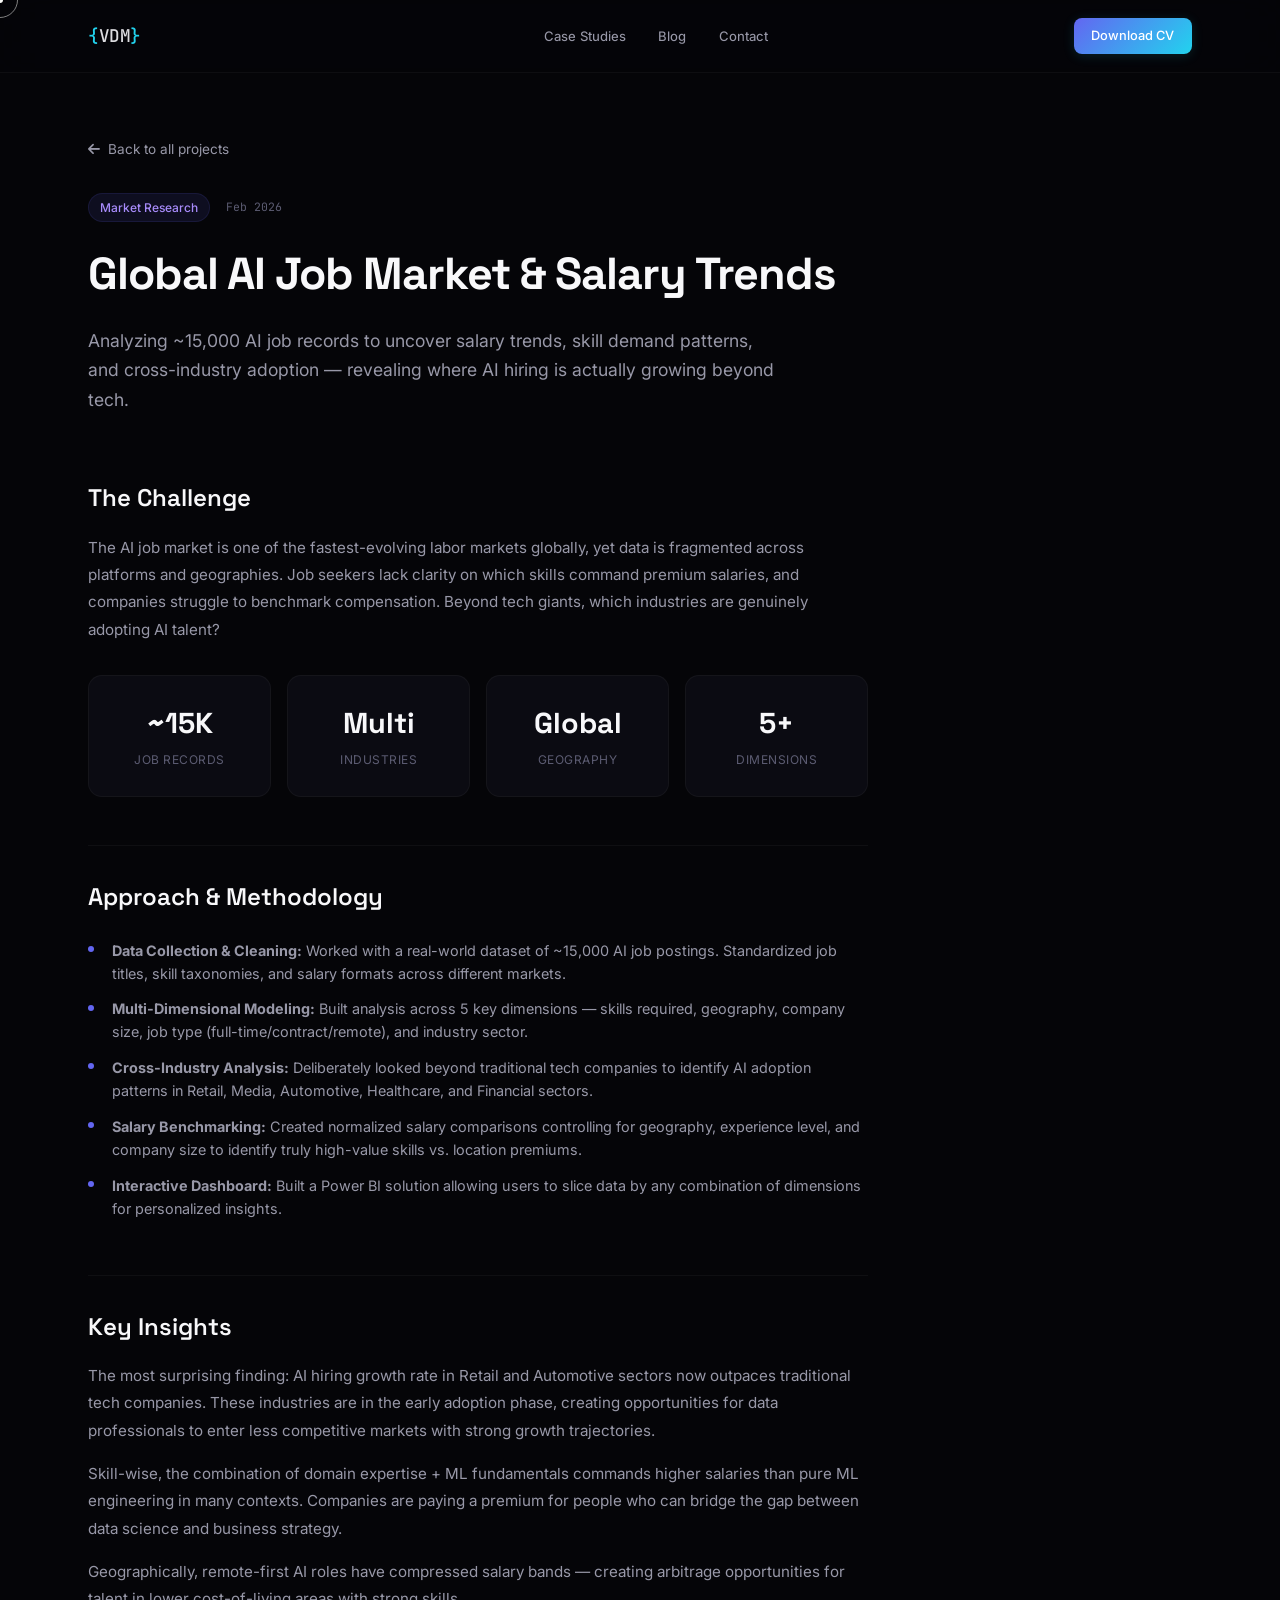
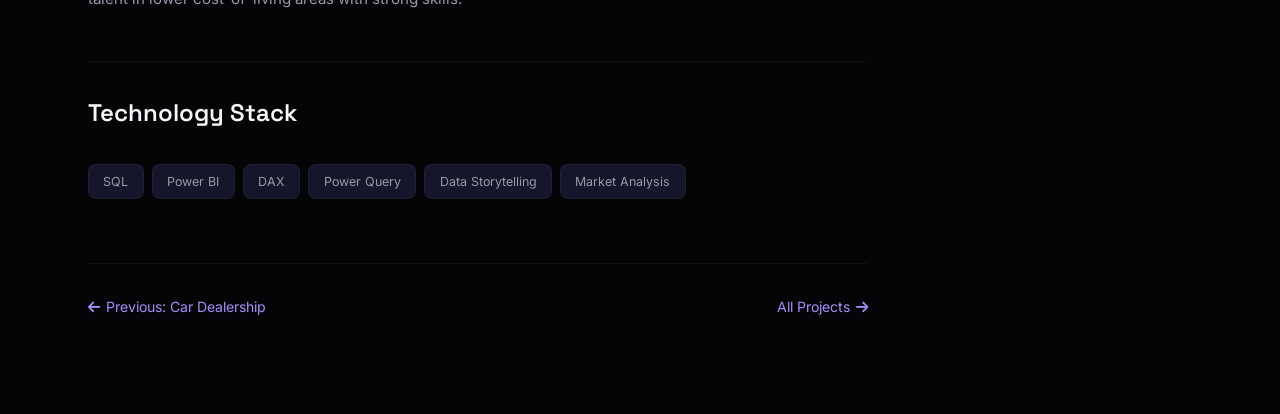
<file: projects/ai-job-market.html>
<!DOCTYPE html>
<html lang="en">
<head>
    <meta charset="UTF-8">
    <meta name="viewport" content="width=device-width, initial-scale=1.0">
    <title>Global AI Job Market Analysis — Case Study | Vo Duc Manh</title>
    <link rel="stylesheet" href="../style.css">
    <link href="https://fonts.googleapis.com/css2?family=Space+Grotesk:wght@300;400;500;600;700&family=JetBrains+Mono:wght@400;500&family=Inter:wght@300;400;500&display=swap" rel="stylesheet">
    <link rel="stylesheet" href="https://cdnjs.cloudflare.com/ajax/libs/font-awesome/6.5.0/css/all.min.css">
    <style>
        .case-study { padding: calc(var(--nav-height) + 4rem) 0 6rem; }
        .case-study__back { display: inline-flex; align-items: center; gap: 0.5rem; font-size: 0.85rem; color: var(--text-2); margin-bottom: 2rem; transition: color 0.2s; }
        .case-study__back:hover { color: var(--accent-3); }
        .case-study__hero { margin-bottom: 4rem; }
        .case-study__meta { display: flex; gap: 1rem; align-items: center; margin-bottom: 1rem; }
        .case-study__tag { font-size: 0.75rem; font-weight: 500; color: var(--accent-3); padding: 0.25rem 0.7rem; background: var(--accent-glow); border-radius: 100px; border: 1px solid rgba(99,102,241,0.12); }
        .case-study__date { font-family: 'JetBrains Mono', monospace; font-size: 0.72rem; color: var(--text-3); }
        .case-study__title { font-family: 'Space Grotesk', sans-serif; font-size: clamp(2rem, 4vw, 2.8rem); font-weight: 700; letter-spacing: -1px; color: var(--text-0); margin-bottom: 1rem; }
        .case-study__subtitle { font-size: 1.1rem; color: var(--text-2); max-width: 700px; line-height: 1.7; }
        .case-study__body { max-width: 780px; }
        .case-study__body h2 { font-family: 'Space Grotesk', sans-serif; font-size: 1.5rem; font-weight: 600; color: var(--text-0); margin: 3rem 0 1rem; padding-top: 2rem; border-top: 1px solid var(--border); }
        .case-study__body h2:first-of-type { border-top: none; padding-top: 0; }
        .case-study__body p { font-size: 0.95rem; color: var(--text-2); line-height: 1.8; margin-bottom: 1rem; }
        .case-study__body ul { list-style: none; padding: 0; margin: 1rem 0; }
        .case-study__body li { font-size: 0.9rem; color: var(--text-2); padding: 0.4rem 0 0.4rem 1.5rem; position: relative; }
        .case-study__body li::before { content: ''; position: absolute; left: 0; top: 0.85rem; width: 6px; height: 6px; border-radius: 50%; background: var(--accent-1); }
        .case-study__metrics { display: grid; grid-template-columns: repeat(auto-fit, minmax(160px, 1fr)); gap: 1rem; margin: 2rem 0; }
        .case-study__metric-card { background: var(--surface); border: 1px solid var(--border); border-radius: var(--radius-md); padding: 1.5rem; text-align: center; }
        .case-study__metric-card strong { display: block; font-family: 'Space Grotesk', sans-serif; font-size: 1.8rem; color: var(--text-0); font-weight: 700; }
        .case-study__metric-card span { font-size: 0.75rem; color: var(--text-3); text-transform: uppercase; letter-spacing: 0.5px; }
        .case-study__tech { display: flex; flex-wrap: wrap; gap: 0.5rem; margin: 2rem 0; }
        .case-study__tech span { font-size: 0.78rem; padding: 0.4rem 0.9rem; background: var(--bg-3); border: 1px solid var(--border); border-radius: var(--radius-sm); color: var(--text-2); }
        .case-study__nav { display: flex; justify-content: space-between; margin-top: 4rem; padding-top: 2rem; border-top: 1px solid var(--border); }
        .case-study__nav a { font-size: 0.88rem; color: var(--accent-3); display: flex; align-items: center; gap: 0.4rem; transition: gap 0.2s; }
        .case-study__nav a:hover { gap: 0.7rem; }
    </style>
</head>
<body>
    <div class="cursor" id="cursor">
        <div class="cursor__dot"></div>
        <div class="cursor__ring"></div>
    </div>
    <nav class="nav nav--scrolled">
        <div class="nav__inner">
            <a href="../index.html" class="nav__logo">
                <span class="nav__logo-bracket">{</span>VDM<span class="nav__logo-bracket">}</span>
            </a>
            <div class="nav__links">
                <a href="../index.html#projects" class="nav__link">Case Studies</a>
                <a href="../index.html#blog" class="nav__link">Blog</a>
                <a href="../index.html#contact" class="nav__link">Contact</a>
            </div>
            <div class="nav__actions">
                <a href="../index.html#resume" class="nav__cta">Download CV</a>
            </div>
        </div>
    </nav>

    <main class="case-study">
        <div class="container">
            <a href="../index.html#projects" class="case-study__back">
                <i class="fas fa-arrow-left"></i> Back to all projects
            </a>

            <div class="case-study__hero">
                <div class="case-study__meta">
                    <span class="case-study__tag">Market Research</span>
                    <span class="case-study__date">Feb 2026</span>
                </div>
                <h1 class="case-study__title">Global AI Job Market & Salary Trends</h1>
                <p class="case-study__subtitle">
                    Analyzing ~15,000 AI job records to uncover salary trends, skill demand patterns,
                    and cross-industry adoption — revealing where AI hiring is actually growing beyond tech.
                </p>
            </div>

            <div class="case-study__body">
                <h2>The Challenge</h2>
                <p>
                    The AI job market is one of the fastest-evolving labor markets globally, yet data
                    is fragmented across platforms and geographies. Job seekers lack clarity on which
                    skills command premium salaries, and companies struggle to benchmark compensation.
                    Beyond tech giants, which industries are genuinely adopting AI talent?
                </p>

                <div class="case-study__metrics">
                    <div class="case-study__metric-card">
                        <strong>~15K</strong>
                        <span>Job Records</span>
                    </div>
                    <div class="case-study__metric-card">
                        <strong>Multi</strong>
                        <span>Industries</span>
                    </div>
                    <div class="case-study__metric-card">
                        <strong>Global</strong>
                        <span>Geography</span>
                    </div>
                    <div class="case-study__metric-card">
                        <strong>5+</strong>
                        <span>Dimensions</span>
                    </div>
                </div>

                <h2>Approach & Methodology</h2>
                <ul>
                    <li><strong>Data Collection & Cleaning:</strong> Worked with a real-world dataset of ~15,000 AI job postings. Standardized job titles, skill taxonomies, and salary formats across different markets.</li>
                    <li><strong>Multi-Dimensional Modeling:</strong> Built analysis across 5 key dimensions — skills required, geography, company size, job type (full-time/contract/remote), and industry sector.</li>
                    <li><strong>Cross-Industry Analysis:</strong> Deliberately looked beyond traditional tech companies to identify AI adoption patterns in Retail, Media, Automotive, Healthcare, and Financial sectors.</li>
                    <li><strong>Salary Benchmarking:</strong> Created normalized salary comparisons controlling for geography, experience level, and company size to identify truly high-value skills vs. location premiums.</li>
                    <li><strong>Interactive Dashboard:</strong> Built a Power BI solution allowing users to slice data by any combination of dimensions for personalized insights.</li>
                </ul>

                <h2>Key Insights</h2>
                <p>
                    The most surprising finding: AI hiring growth rate in Retail and Automotive sectors
                    now outpaces traditional tech companies. These industries are in the early adoption
                    phase, creating opportunities for data professionals to enter less competitive markets
                    with strong growth trajectories.
                </p>
                <p>
                    Skill-wise, the combination of domain expertise + ML fundamentals commands higher
                    salaries than pure ML engineering in many contexts. Companies are paying a premium
                    for people who can bridge the gap between data science and business strategy.
                </p>
                <p>
                    Geographically, remote-first AI roles have compressed salary bands — creating
                    arbitrage opportunities for talent in lower cost-of-living areas with strong skills.
                </p>

                <h2>Technology Stack</h2>
                <div class="case-study__tech">
                    <span>SQL</span>
                    <span>Power BI</span>
                    <span>DAX</span>
                    <span>Power Query</span>
                    <span>Data Storytelling</span>
                    <span>Market Analysis</span>
                </div>

                <div class="case-study__nav">
                    <a href="car-dealership.html"><i class="fas fa-arrow-left"></i> Previous: Car Dealership</a>
                    <a href="../index.html#projects">All Projects <i class="fas fa-arrow-right"></i></a>
                </div>
            </div>
        </div>
    </main>
    <script>
        (function(){
            const cursor = document.getElementById('cursor');
            let mx=0,my=0,cx=0,cy=0;
            document.addEventListener('mousemove',e=>{mx=e.clientX;my=e.clientY;},{passive:true});
            (function loop(){cx+=(mx-cx)*0.15;cy+=(my-cy)*0.15;if(cursor)cursor.style.transform=`translate3d(${cx}px,${cy}px,0)`;requestAnimationFrame(loop);})();
            document.querySelectorAll('a,button').forEach(el=>{
                el.addEventListener('mouseenter',()=>cursor?.classList.add('cursor--hover'),{passive:true});
                el.addEventListener('mouseleave',()=>cursor?.classList.remove('cursor--hover'),{passive:true});
            });
        })();
    </script>
</body>
</html>
</file>
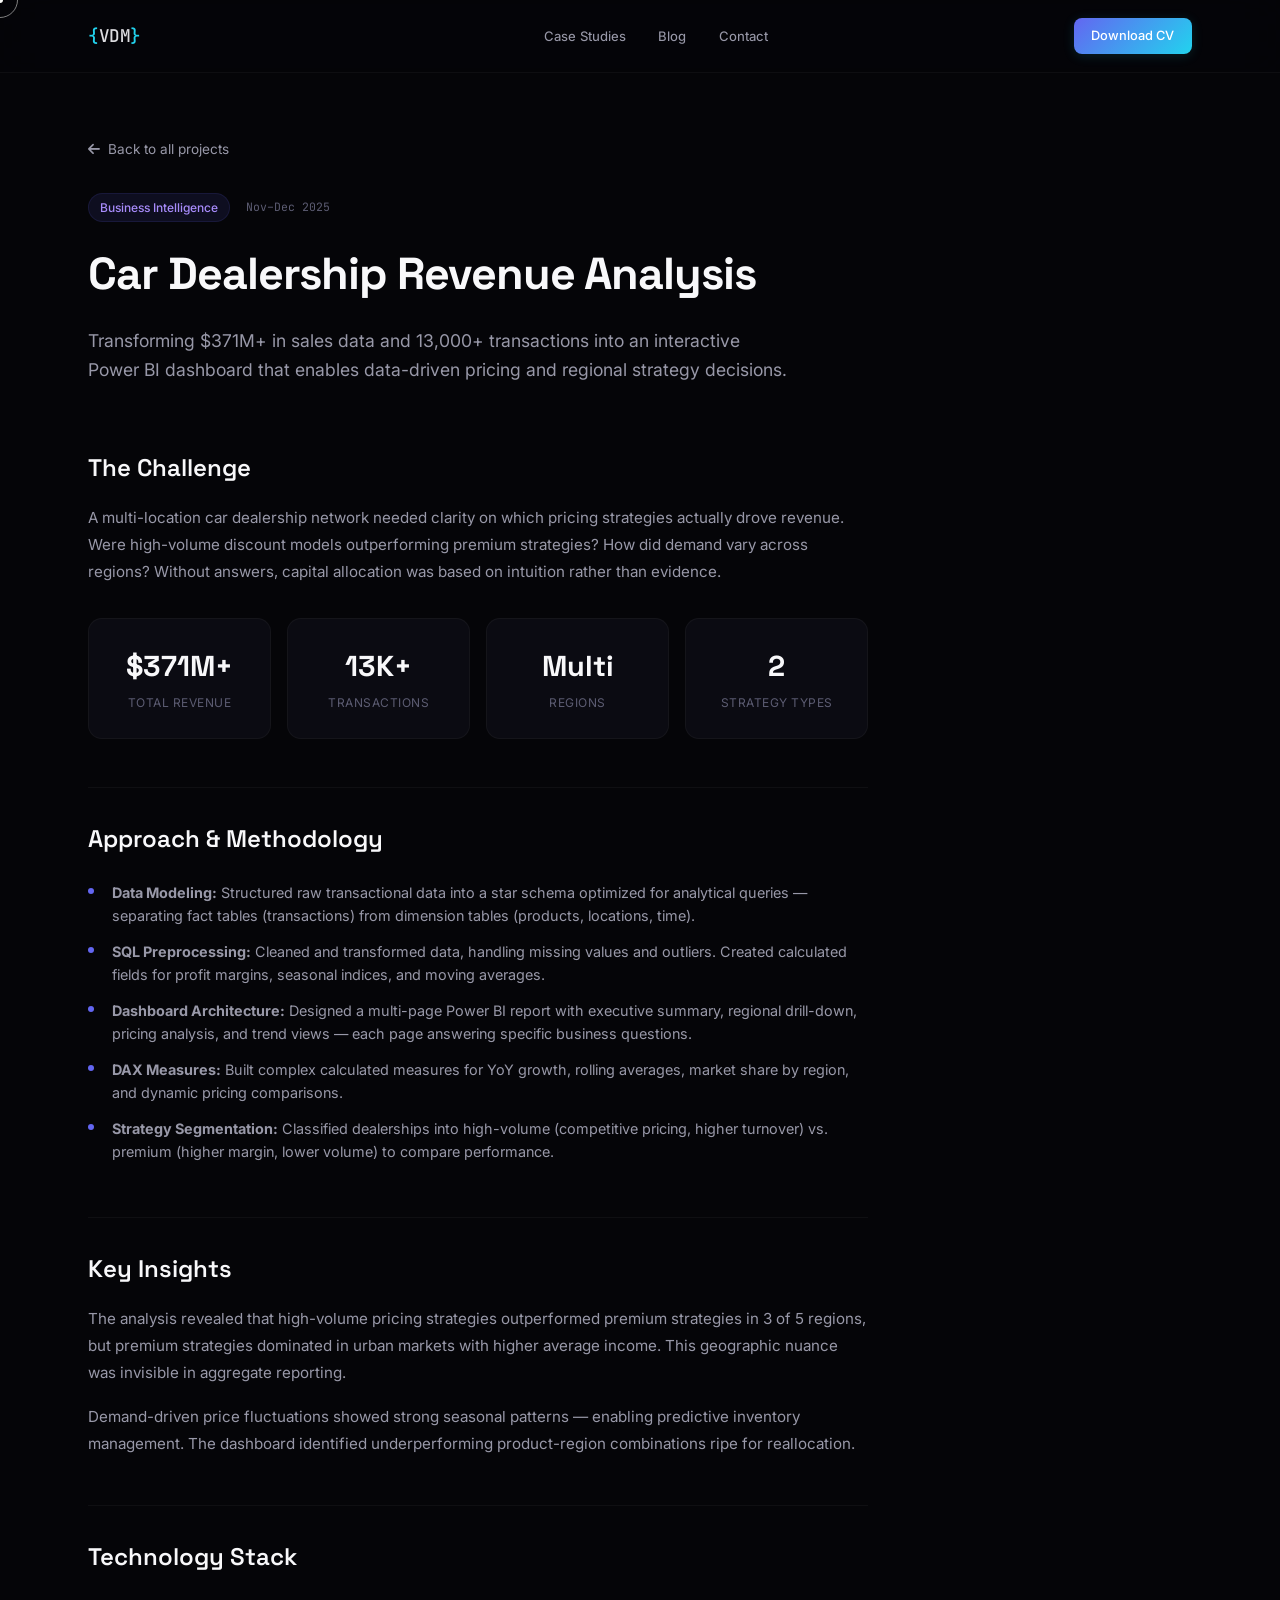
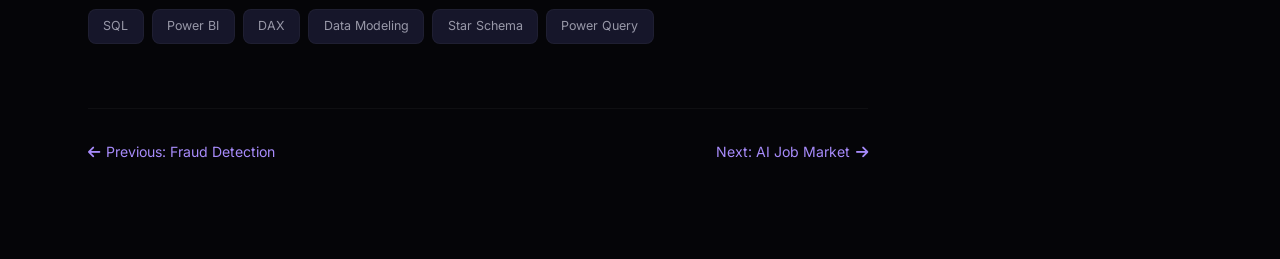
<file: projects/car-dealership.html>
<!DOCTYPE html>
<html lang="en">
<head>
    <meta charset="UTF-8">
    <meta name="viewport" content="width=device-width, initial-scale=1.0">
    <title>Car Dealership Revenue Analysis — Case Study | Vo Duc Manh</title>
    <link rel="stylesheet" href="../style.css">
    <link href="https://fonts.googleapis.com/css2?family=Space+Grotesk:wght@300;400;500;600;700&family=JetBrains+Mono:wght@400;500&family=Inter:wght@300;400;500&display=swap" rel="stylesheet">
    <link rel="stylesheet" href="https://cdnjs.cloudflare.com/ajax/libs/font-awesome/6.5.0/css/all.min.css">
    <style>
        .case-study { padding: calc(var(--nav-height) + 4rem) 0 6rem; }
        .case-study__back { display: inline-flex; align-items: center; gap: 0.5rem; font-size: 0.85rem; color: var(--text-2); margin-bottom: 2rem; transition: color 0.2s; }
        .case-study__back:hover { color: var(--accent-3); }
        .case-study__hero { margin-bottom: 4rem; }
        .case-study__meta { display: flex; gap: 1rem; align-items: center; margin-bottom: 1rem; }
        .case-study__tag { font-size: 0.75rem; font-weight: 500; color: var(--accent-3); padding: 0.25rem 0.7rem; background: var(--accent-glow); border-radius: 100px; border: 1px solid rgba(99,102,241,0.12); }
        .case-study__date { font-family: 'JetBrains Mono', monospace; font-size: 0.72rem; color: var(--text-3); }
        .case-study__title { font-family: 'Space Grotesk', sans-serif; font-size: clamp(2rem, 4vw, 2.8rem); font-weight: 700; letter-spacing: -1px; color: var(--text-0); margin-bottom: 1rem; }
        .case-study__subtitle { font-size: 1.1rem; color: var(--text-2); max-width: 700px; line-height: 1.7; }
        .case-study__body { max-width: 780px; }
        .case-study__body h2 { font-family: 'Space Grotesk', sans-serif; font-size: 1.5rem; font-weight: 600; color: var(--text-0); margin: 3rem 0 1rem; padding-top: 2rem; border-top: 1px solid var(--border); }
        .case-study__body h2:first-of-type { border-top: none; padding-top: 0; }
        .case-study__body p { font-size: 0.95rem; color: var(--text-2); line-height: 1.8; margin-bottom: 1rem; }
        .case-study__body ul { list-style: none; padding: 0; margin: 1rem 0; }
        .case-study__body li { font-size: 0.9rem; color: var(--text-2); padding: 0.4rem 0 0.4rem 1.5rem; position: relative; }
        .case-study__body li::before { content: ''; position: absolute; left: 0; top: 0.85rem; width: 6px; height: 6px; border-radius: 50%; background: var(--accent-1); }
        .case-study__metrics { display: grid; grid-template-columns: repeat(auto-fit, minmax(160px, 1fr)); gap: 1rem; margin: 2rem 0; }
        .case-study__metric-card { background: var(--surface); border: 1px solid var(--border); border-radius: var(--radius-md); padding: 1.5rem; text-align: center; }
        .case-study__metric-card strong { display: block; font-family: 'Space Grotesk', sans-serif; font-size: 1.8rem; color: var(--text-0); font-weight: 700; }
        .case-study__metric-card span { font-size: 0.75rem; color: var(--text-3); text-transform: uppercase; letter-spacing: 0.5px; }
        .case-study__tech { display: flex; flex-wrap: wrap; gap: 0.5rem; margin: 2rem 0; }
        .case-study__tech span { font-size: 0.78rem; padding: 0.4rem 0.9rem; background: var(--bg-3); border: 1px solid var(--border); border-radius: var(--radius-sm); color: var(--text-2); }
        .case-study__nav { display: flex; justify-content: space-between; margin-top: 4rem; padding-top: 2rem; border-top: 1px solid var(--border); }
        .case-study__nav a { font-size: 0.88rem; color: var(--accent-3); display: flex; align-items: center; gap: 0.4rem; transition: gap 0.2s; }
        .case-study__nav a:hover { gap: 0.7rem; }
    </style>
</head>
<body>
    <div class="cursor" id="cursor">
        <div class="cursor__dot"></div>
        <div class="cursor__ring"></div>
    </div>
    <nav class="nav nav--scrolled">
        <div class="nav__inner">
            <a href="../index.html" class="nav__logo">
                <span class="nav__logo-bracket">{</span>VDM<span class="nav__logo-bracket">}</span>
            </a>
            <div class="nav__links">
                <a href="../index.html#projects" class="nav__link">Case Studies</a>
                <a href="../index.html#blog" class="nav__link">Blog</a>
                <a href="../index.html#contact" class="nav__link">Contact</a>
            </div>
            <div class="nav__actions">
                <a href="../index.html#resume" class="nav__cta">Download CV</a>
            </div>
        </div>
    </nav>

    <main class="case-study">
        <div class="container">
            <a href="../index.html#projects" class="case-study__back">
                <i class="fas fa-arrow-left"></i> Back to all projects
            </a>

            <div class="case-study__hero">
                <div class="case-study__meta">
                    <span class="case-study__tag">Business Intelligence</span>
                    <span class="case-study__date">Nov–Dec 2025</span>
                </div>
                <h1 class="case-study__title">Car Dealership Revenue Analysis</h1>
                <p class="case-study__subtitle">
                    Transforming $371M+ in sales data and 13,000+ transactions into an interactive
                    Power BI dashboard that enables data-driven pricing and regional strategy decisions.
                </p>
            </div>

            <div class="case-study__body">
                <h2>The Challenge</h2>
                <p>
                    A multi-location car dealership network needed clarity on which pricing strategies
                    actually drove revenue. Were high-volume discount models outperforming premium
                    strategies? How did demand vary across regions? Without answers, capital allocation
                    was based on intuition rather than evidence.
                </p>

                <div class="case-study__metrics">
                    <div class="case-study__metric-card">
                        <strong>$371M+</strong>
                        <span>Total Revenue</span>
                    </div>
                    <div class="case-study__metric-card">
                        <strong>13K+</strong>
                        <span>Transactions</span>
                    </div>
                    <div class="case-study__metric-card">
                        <strong>Multi</strong>
                        <span>Regions</span>
                    </div>
                    <div class="case-study__metric-card">
                        <strong>2</strong>
                        <span>Strategy Types</span>
                    </div>
                </div>

                <h2>Approach & Methodology</h2>
                <ul>
                    <li><strong>Data Modeling:</strong> Structured raw transactional data into a star schema optimized for analytical queries — separating fact tables (transactions) from dimension tables (products, locations, time).</li>
                    <li><strong>SQL Preprocessing:</strong> Cleaned and transformed data, handling missing values and outliers. Created calculated fields for profit margins, seasonal indices, and moving averages.</li>
                    <li><strong>Dashboard Architecture:</strong> Designed a multi-page Power BI report with executive summary, regional drill-down, pricing analysis, and trend views — each page answering specific business questions.</li>
                    <li><strong>DAX Measures:</strong> Built complex calculated measures for YoY growth, rolling averages, market share by region, and dynamic pricing comparisons.</li>
                    <li><strong>Strategy Segmentation:</strong> Classified dealerships into high-volume (competitive pricing, higher turnover) vs. premium (higher margin, lower volume) to compare performance.</li>
                </ul>

                <h2>Key Insights</h2>
                <p>
                    The analysis revealed that high-volume pricing strategies outperformed premium
                    strategies in 3 of 5 regions, but premium strategies dominated in urban markets
                    with higher average income. This geographic nuance was invisible in aggregate reporting.
                </p>
                <p>
                    Demand-driven price fluctuations showed strong seasonal patterns — enabling predictive
                    inventory management. The dashboard identified underperforming product-region combinations
                    ripe for reallocation.
                </p>

                <h2>Technology Stack</h2>
                <div class="case-study__tech">
                    <span>SQL</span>
                    <span>Power BI</span>
                    <span>DAX</span>
                    <span>Data Modeling</span>
                    <span>Star Schema</span>
                    <span>Power Query</span>
                </div>

                <div class="case-study__nav">
                    <a href="fraud-detection.html"><i class="fas fa-arrow-left"></i> Previous: Fraud Detection</a>
                    <a href="ai-job-market.html">Next: AI Job Market <i class="fas fa-arrow-right"></i></a>
                </div>
            </div>
        </div>
    </main>
    <script>
        (function(){
            const cursor = document.getElementById('cursor');
            let mx=0,my=0,cx=0,cy=0;
            document.addEventListener('mousemove',e=>{mx=e.clientX;my=e.clientY;},{passive:true});
            (function loop(){cx+=(mx-cx)*0.15;cy+=(my-cy)*0.15;if(cursor)cursor.style.transform=`translate3d(${cx}px,${cy}px,0)`;requestAnimationFrame(loop);})();
            document.querySelectorAll('a,button').forEach(el=>{
                el.addEventListener('mouseenter',()=>cursor?.classList.add('cursor--hover'),{passive:true});
                el.addEventListener('mouseleave',()=>cursor?.classList.remove('cursor--hover'),{passive:true});
            });
        })();
    </script>
</body>
</html>
</file>
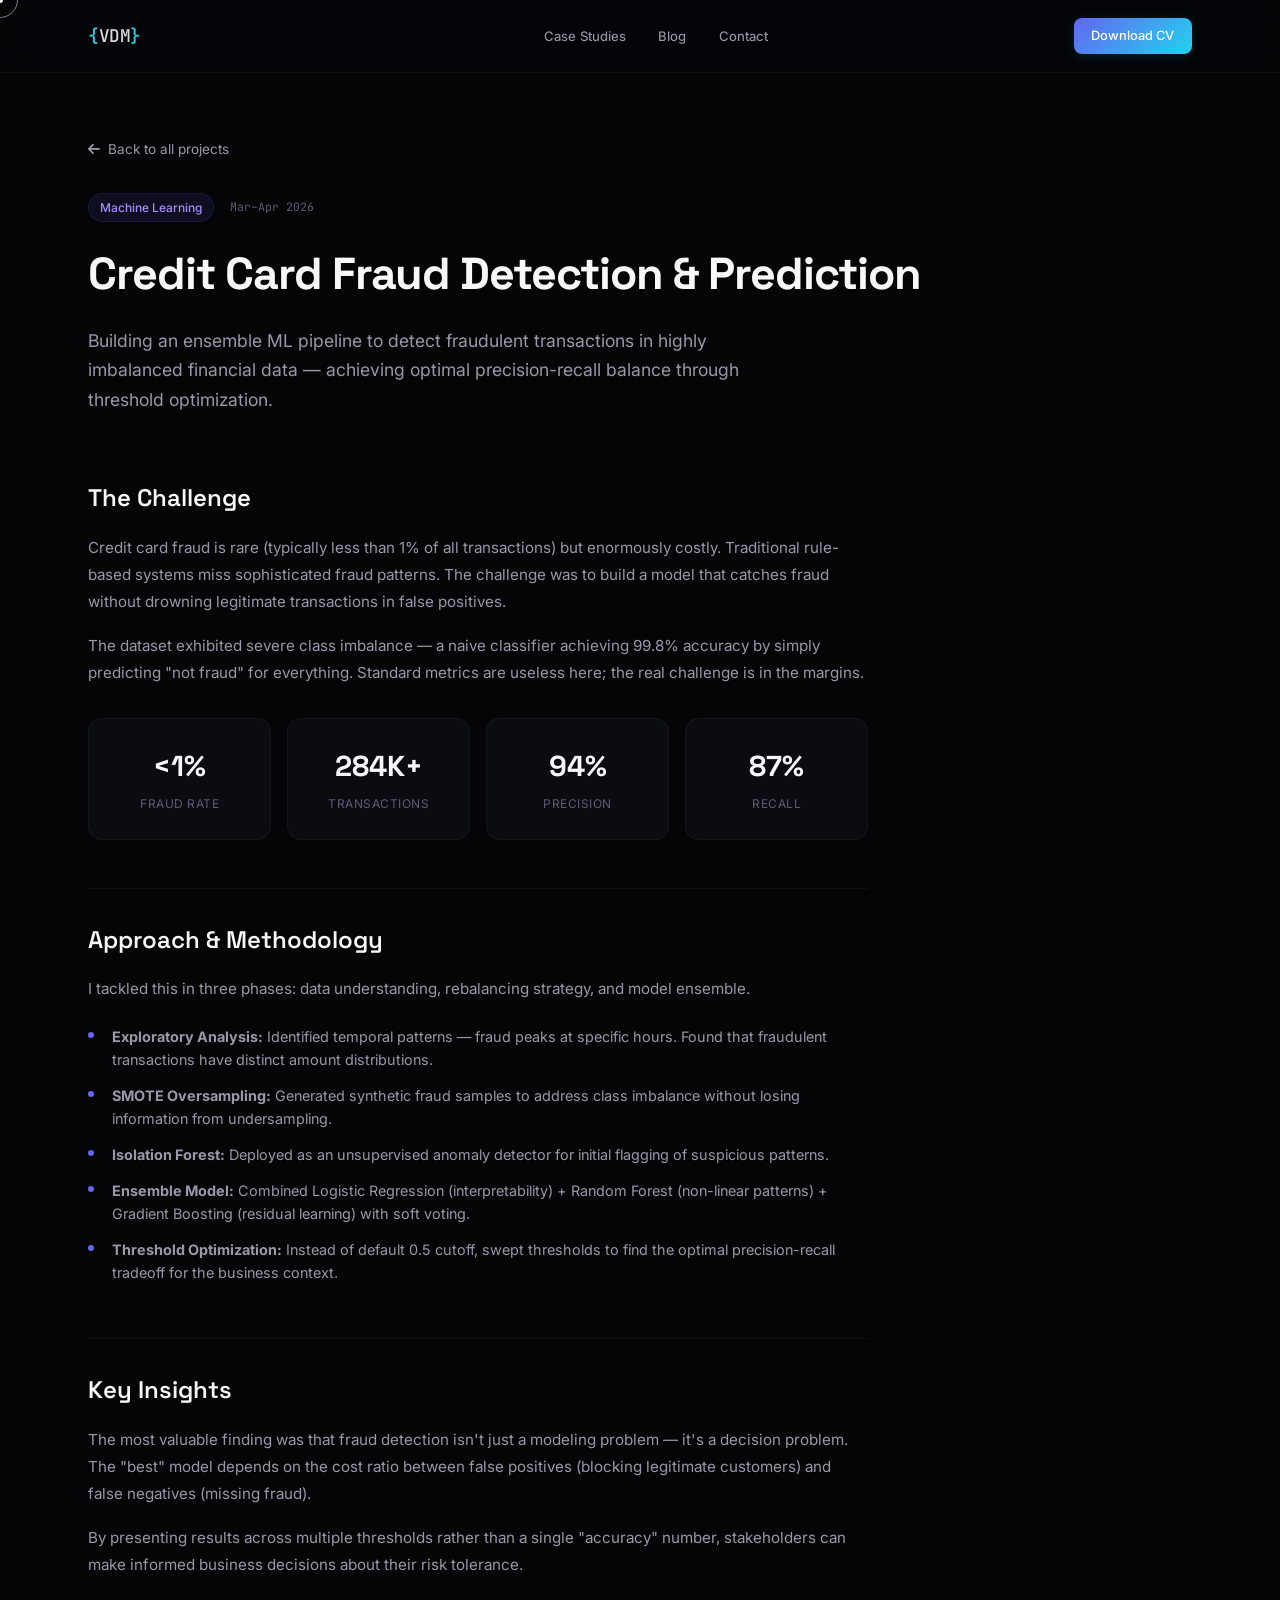
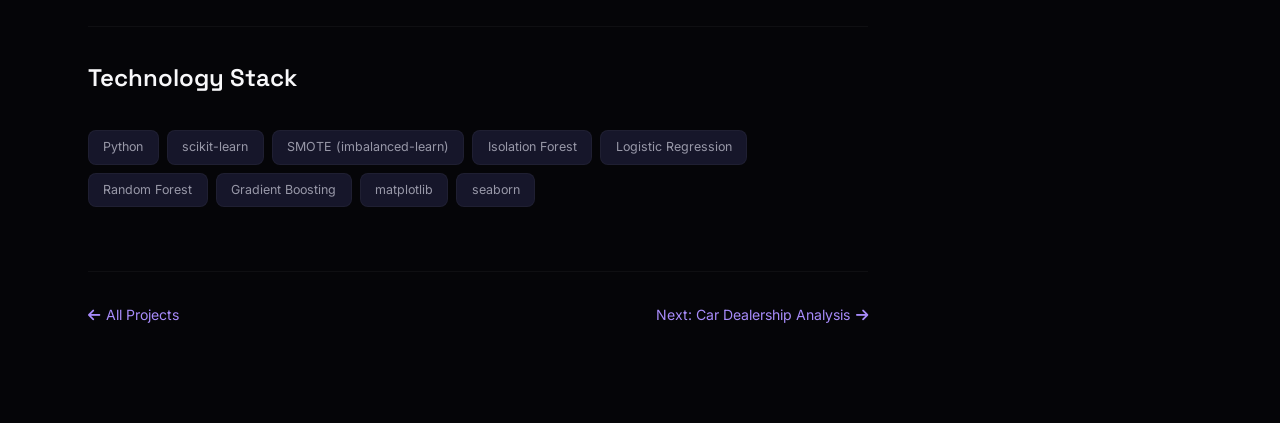
<file: projects/fraud-detection.html>
<!DOCTYPE html>
<html lang="en">
<head>
    <meta charset="UTF-8">
    <meta name="viewport" content="width=device-width, initial-scale=1.0">
    <title>Credit Card Fraud Detection — Case Study | Vo Duc Manh</title>
    <link rel="stylesheet" href="../style.css">
    <link href="https://fonts.googleapis.com/css2?family=Space+Grotesk:wght@300;400;500;600;700&family=JetBrains+Mono:wght@400;500&family=Inter:wght@300;400;500&display=swap" rel="stylesheet">
    <link rel="stylesheet" href="https://cdnjs.cloudflare.com/ajax/libs/font-awesome/6.5.0/css/all.min.css">
    <style>
        .case-study { padding: calc(var(--nav-height) + 4rem) 0 6rem; }
        .case-study__back { display: inline-flex; align-items: center; gap: 0.5rem; font-size: 0.85rem; color: var(--text-2); margin-bottom: 2rem; transition: color 0.2s; }
        .case-study__back:hover { color: var(--accent-3); }
        .case-study__hero { margin-bottom: 4rem; }
        .case-study__meta { display: flex; gap: 1rem; align-items: center; margin-bottom: 1rem; }
        .case-study__tag { font-size: 0.75rem; font-weight: 500; color: var(--accent-3); padding: 0.25rem 0.7rem; background: var(--accent-glow); border-radius: 100px; border: 1px solid rgba(99,102,241,0.12); }
        .case-study__date { font-family: 'JetBrains Mono', monospace; font-size: 0.72rem; color: var(--text-3); }
        .case-study__title { font-family: 'Space Grotesk', sans-serif; font-size: clamp(2rem, 4vw, 2.8rem); font-weight: 700; letter-spacing: -1px; color: var(--text-0); margin-bottom: 1rem; }
        .case-study__subtitle { font-size: 1.1rem; color: var(--text-2); max-width: 700px; line-height: 1.7; }
        .case-study__body { max-width: 780px; }
        .case-study__body h2 { font-family: 'Space Grotesk', sans-serif; font-size: 1.5rem; font-weight: 600; color: var(--text-0); margin: 3rem 0 1rem; padding-top: 2rem; border-top: 1px solid var(--border); }
        .case-study__body h2:first-of-type { border-top: none; padding-top: 0; }
        .case-study__body p { font-size: 0.95rem; color: var(--text-2); line-height: 1.8; margin-bottom: 1rem; }
        .case-study__body ul { list-style: none; padding: 0; margin: 1rem 0; }
        .case-study__body li { font-size: 0.9rem; color: var(--text-2); padding: 0.4rem 0 0.4rem 1.5rem; position: relative; }
        .case-study__body li::before { content: ''; position: absolute; left: 0; top: 0.85rem; width: 6px; height: 6px; border-radius: 50%; background: var(--accent-1); }
        .case-study__metrics { display: grid; grid-template-columns: repeat(auto-fit, minmax(160px, 1fr)); gap: 1rem; margin: 2rem 0; }
        .case-study__metric-card { background: var(--surface); border: 1px solid var(--border); border-radius: var(--radius-md); padding: 1.5rem; text-align: center; }
        .case-study__metric-card strong { display: block; font-family: 'Space Grotesk', sans-serif; font-size: 1.8rem; color: var(--text-0); font-weight: 700; }
        .case-study__metric-card span { font-size: 0.75rem; color: var(--text-3); text-transform: uppercase; letter-spacing: 0.5px; }
        .case-study__tech { display: flex; flex-wrap: wrap; gap: 0.5rem; margin: 2rem 0; }
        .case-study__tech span { font-size: 0.78rem; padding: 0.4rem 0.9rem; background: var(--bg-3); border: 1px solid var(--border); border-radius: var(--radius-sm); color: var(--text-2); }
        .case-study__nav { display: flex; justify-content: space-between; margin-top: 4rem; padding-top: 2rem; border-top: 1px solid var(--border); }
        .case-study__nav a { font-size: 0.88rem; color: var(--accent-3); display: flex; align-items: center; gap: 0.4rem; transition: gap 0.2s; }
        .case-study__nav a:hover { gap: 0.7rem; }
    </style>
</head>
<body>
    <div class="cursor" id="cursor">
        <div class="cursor__dot"></div>
        <div class="cursor__ring"></div>
    </div>
    <nav class="nav nav--scrolled">
        <div class="nav__inner">
            <a href="../index.html" class="nav__logo">
                <span class="nav__logo-bracket">{</span>VDM<span class="nav__logo-bracket">}</span>
            </a>
            <div class="nav__links">
                <a href="../index.html#projects" class="nav__link">Case Studies</a>
                <a href="../index.html#blog" class="nav__link">Blog</a>
                <a href="../index.html#contact" class="nav__link">Contact</a>
            </div>
            <div class="nav__actions">
                <a href="../index.html#resume" class="nav__cta">Download CV</a>
            </div>
        </div>
    </nav>

    <main class="case-study">
        <div class="container">
            <a href="../index.html#projects" class="case-study__back">
                <i class="fas fa-arrow-left"></i> Back to all projects
            </a>

            <div class="case-study__hero">
                <div class="case-study__meta">
                    <span class="case-study__tag">Machine Learning</span>
                    <span class="case-study__date">Mar–Apr 2026</span>
                </div>
                <h1 class="case-study__title">Credit Card Fraud Detection & Prediction</h1>
                <p class="case-study__subtitle">
                    Building an ensemble ML pipeline to detect fraudulent transactions in highly
                    imbalanced financial data — achieving optimal precision-recall balance through
                    threshold optimization.
                </p>
            </div>

            <div class="case-study__body">
                <h2>The Challenge</h2>
                <p>
                    Credit card fraud is rare (typically less than 1% of all transactions) but enormously
                    costly. Traditional rule-based systems miss sophisticated fraud patterns. The challenge
                    was to build a model that catches fraud without drowning legitimate transactions in
                    false positives.
                </p>
                <p>
                    The dataset exhibited severe class imbalance — a naive classifier achieving 99.8% accuracy
                    by simply predicting "not fraud" for everything. Standard metrics are useless here; the
                    real challenge is in the margins.
                </p>

                <div class="case-study__metrics">
                    <div class="case-study__metric-card">
                        <strong>&lt;1%</strong>
                        <span>Fraud Rate</span>
                    </div>
                    <div class="case-study__metric-card">
                        <strong>284K+</strong>
                        <span>Transactions</span>
                    </div>
                    <div class="case-study__metric-card">
                        <strong>94%</strong>
                        <span>Precision</span>
                    </div>
                    <div class="case-study__metric-card">
                        <strong>87%</strong>
                        <span>Recall</span>
                    </div>
                </div>

                <h2>Approach & Methodology</h2>
                <p>
                    I tackled this in three phases: data understanding, rebalancing strategy, and model ensemble.
                </p>
                <ul>
                    <li><strong>Exploratory Analysis:</strong> Identified temporal patterns — fraud peaks at specific hours. Found that fraudulent transactions have distinct amount distributions.</li>
                    <li><strong>SMOTE Oversampling:</strong> Generated synthetic fraud samples to address class imbalance without losing information from undersampling.</li>
                    <li><strong>Isolation Forest:</strong> Deployed as an unsupervised anomaly detector for initial flagging of suspicious patterns.</li>
                    <li><strong>Ensemble Model:</strong> Combined Logistic Regression (interpretability) + Random Forest (non-linear patterns) + Gradient Boosting (residual learning) with soft voting.</li>
                    <li><strong>Threshold Optimization:</strong> Instead of default 0.5 cutoff, swept thresholds to find the optimal precision-recall tradeoff for the business context.</li>
                </ul>

                <h2>Key Insights</h2>
                <p>
                    The most valuable finding was that fraud detection isn't just a modeling problem — it's
                    a decision problem. The "best" model depends on the cost ratio between false positives
                    (blocking legitimate customers) and false negatives (missing fraud).
                </p>
                <p>
                    By presenting results across multiple thresholds rather than a single "accuracy" number,
                    stakeholders can make informed business decisions about their risk tolerance.
                </p>

                <h2>Technology Stack</h2>
                <div class="case-study__tech">
                    <span>Python</span>
                    <span>scikit-learn</span>
                    <span>SMOTE (imbalanced-learn)</span>
                    <span>Isolation Forest</span>
                    <span>Logistic Regression</span>
                    <span>Random Forest</span>
                    <span>Gradient Boosting</span>
                    <span>matplotlib</span>
                    <span>seaborn</span>
                </div>

                <div class="case-study__nav">
                    <a href="../index.html#projects"><i class="fas fa-arrow-left"></i> All Projects</a>
                    <a href="car-dealership.html">Next: Car Dealership Analysis <i class="fas fa-arrow-right"></i></a>
                </div>
            </div>
        </div>
    </main>
    <script>
        (function(){
            const cursor = document.getElementById('cursor');
            let mx=0,my=0,cx=0,cy=0;
            document.addEventListener('mousemove',e=>{mx=e.clientX;my=e.clientY;},{passive:true});
            (function loop(){cx+=(mx-cx)*0.15;cy+=(my-cy)*0.15;if(cursor)cursor.style.transform=`translate3d(${cx}px,${cy}px,0)`;requestAnimationFrame(loop);})();
            document.querySelectorAll('a,button').forEach(el=>{
                el.addEventListener('mouseenter',()=>cursor?.classList.add('cursor--hover'),{passive:true});
                el.addEventListener('mouseleave',()=>cursor?.classList.remove('cursor--hover'),{passive:true});
            });
        })();
    </script>
</body>
</html>
</file>
<file: style.css>
/* ═══════════════════════════════════════════════════════
   CINEMATIC PORTFOLIO — Immersive Dark Experience
   ═══════════════════════════════════════════════════════ */

:root {
    --bg-0: #050508;
    --bg-1: #0a0a10;
    --bg-2: #101018;
    --bg-3: #16162a;
    --bg-4: #1e1e38;
    --surface: rgba(14, 14, 22, 0.75);
    --text-0: #f8f8fa;
    --text-1: #dcdce0;
    --text-2: #9898a8;
    --text-3: #5c5c72;
    --accent-1: #6366f1;
    --accent-2: #8b5cf6;
    --accent-3: #a78bfa;
    --accent-4: #c4b5fd;
    --cyan: #22d3ee;
    --cyan-glow: rgba(34, 211, 238, 0.08);
    --accent-glow: rgba(99, 102, 241, 0.1);
    --gradient-main: linear-gradient(135deg, #6366f1 0%, #8b5cf6 50%, #a78bfa 100%);
    --gradient-cyan: linear-gradient(135deg, #6366f1, #22d3ee);
    --border: rgba(255, 255, 255, 0.04);
    --border-hover: rgba(99, 102, 241, 0.25);
    --radius-sm: 8px;
    --radius-md: 14px;
    --radius-lg: 22px;
    --radius-xl: 32px;
    --shadow-glow: 0 0 60px rgba(99,102,241,0.08);
    --ease-out: cubic-bezier(0.16, 1, 0.3, 1);
    --ease-smooth: cubic-bezier(0.4, 0, 0.2, 1);
    --ease-expo: cubic-bezier(0.19, 1, 0.22, 1);
    --nav-height: 72px;
}

[data-theme="light"] {
    --bg-0: #fafafc;
    --bg-1: #f2f2f6;
    --bg-2: #e8e8ee;
    --bg-3: #d8d8e2;
    --bg-4: #c0c0d0;
    --surface: rgba(255, 255, 255, 0.8);
    --text-0: #14141f;
    --text-1: #2a2a3a;
    --text-2: #5a5a70;
    --text-3: #8888a0;
    --accent-1: #4f46e5;
    --accent-2: #7c3aed;
    --accent-3: #6d28d9;
    --accent-4: #4f46e5;
    --cyan: #0891b2;
    --cyan-glow: rgba(8, 145, 178, 0.06);
    --accent-glow: rgba(79, 70, 229, 0.06);
    --gradient-main: linear-gradient(135deg, #4f46e5, #7c3aed);
    --gradient-cyan: linear-gradient(135deg, #4f46e5, #0891b2);
    --border: rgba(0, 0, 0, 0.06);
    --border-hover: rgba(79, 70, 229, 0.2);
    --shadow-glow: 0 0 40px rgba(79,70,229,0.06);
}

[data-theme="light"] .cursor-glow { opacity: 0.5; }
[data-theme="light"] .hero__grid-bg { opacity: 0.4; }
[data-theme="light"] .nav--scrolled { background: rgba(250,250,252,0.9); }
[data-theme="light"] .article-modal__backdrop { background: rgba(250,250,252,0.9); }
[data-theme="light"] .article-modal__container { background: #fff; }

*, *::before, *::after { margin: 0; padding: 0; box-sizing: border-box; }
html, body { cursor: none; }
a, button, input, textarea, select { cursor: none; }

html {
    scroll-behavior: smooth;
    font-size: 16px;
    -webkit-font-smoothing: antialiased;
}

body {
    font-family: 'Inter', -apple-system, sans-serif;
    background: var(--bg-0);
    color: var(--text-1);
    line-height: 1.6;
    overflow-x: hidden;
}

#starsCanvas {
    position: fixed;
    inset: 0;
    width: 100%;
    height: 100%;
    z-index: -1;
    pointer-events: none;
}

[data-theme="light"] #starsCanvas {
    opacity: 0.3;
}

::selection { background: var(--accent-1); color: #fff; }

.container {
    max-width: 1200px;
    margin: 0 auto;
    padding: 0 clamp(1.5rem, 4vw, 3rem);
}

a { color: inherit; text-decoration: none; }
button { border: none; background: none; font: inherit; color: inherit; }
img { max-width: 100%; display: block; }

/* ═══════════════════════════════════════════════════════
   PRELOADER
   ═══════════════════════════════════════════════════════ */

.preloader {
    position: fixed;
    inset: 0;
    z-index: 100000;
    background: var(--bg-0);
    display: flex;
    align-items: center;
    justify-content: center;
    transition: opacity 0.6s var(--ease-out), visibility 0.6s;
}

.preloader--done {
    opacity: 0;
    visibility: hidden;
    pointer-events: none;
}

.preloader__inner {
    text-align: center;
}

.preloader__logo {
    font-family: 'JetBrains Mono', monospace;
    font-size: 2rem;
    font-weight: 700;
    color: var(--text-0);
    margin-bottom: 1.5rem;
    animation: preloader-pulse 1.2s ease-in-out infinite;
}

.preloader__bar {
    width: 120px;
    height: 2px;
    background: var(--bg-3);
    border-radius: 2px;
    overflow: hidden;
}

.preloader__fill {
    height: 100%;
    width: 0%;
    background: var(--gradient-cyan);
    border-radius: 2px;
    animation: preloader-fill 1.5s var(--ease-out) forwards;
}

@keyframes preloader-pulse {
    0%, 100% { opacity: 1; }
    50% { opacity: 0.4; }
}

@keyframes preloader-fill {
    to { width: 100%; }
}

/* ═══════════════════════════════════════════════════════
   SECTION NAVIGATION DOTS
   ═══════════════════════════════════════════════════════ */

.section-dots {
    position: fixed;
    left: 1.5rem;
    top: 50%;
    transform: translateY(-50%);
    display: flex;
    flex-direction: column;
    gap: 12px;
    z-index: 900;
}

.section-dots__dot {
    width: 8px;
    height: 8px;
    border-radius: 50%;
    background: var(--text-3);
    transition: transform 0.4s var(--ease-out), background-color 0.4s;
    position: relative;
}

.section-dots__dot::before {
    content: '';
    position: absolute;
    inset: -4px;
    border-radius: 50%;
    border: 1px solid transparent;
    transition: border-color 0.4s;
}

.section-dots__dot.active {
    background: var(--cyan);
    transform: scale(1.4);
}

.section-dots__dot.active::before {
    border-color: var(--cyan);
}

.section-dots__dot:hover {
    background: var(--accent-1);
    transform: scale(1.3);
}

@media (max-width: 768px) {
    .section-dots { display: none; }
}

/* ═══════════════════════════════════════════════════════
   MAGNETIC BUTTON EFFECT
   ═══════════════════════════════════════════════════════ */

.magnetic {
    transition: transform 0.3s var(--ease-out);
}

/* ═══════════════════════════════════════════════════════
   SMOOTH REVEAL ANIMATIONS
   ═══════════════════════════════════════════════════════ */

.reveal-text {
    overflow: hidden;
}

.reveal-text span {
    display: inline-block;
    transform: translateY(100%);
    transition: transform 0.7s var(--ease-expo);
}

.reveal-text.revealed span {
    transform: translateY(0);
}

.stagger-reveal > * {
    opacity: 0;
    transform: translateY(30px);
    transition: opacity 0.6s var(--ease-out), transform 0.6s var(--ease-expo);
}

.stagger-reveal.revealed > * {
    opacity: 1;
    transform: translateY(0);
}

.stagger-reveal.revealed > *:nth-child(1) { transition-delay: 0s; }
.stagger-reveal.revealed > *:nth-child(2) { transition-delay: 0.08s; }
.stagger-reveal.revealed > *:nth-child(3) { transition-delay: 0.16s; }
.stagger-reveal.revealed > *:nth-child(4) { transition-delay: 0.24s; }
.stagger-reveal.revealed > *:nth-child(5) { transition-delay: 0.32s; }

/* ═══════════════════════════════════════════════════════
   3D TILT CARD EFFECT
   ═══════════════════════════════════════════════════════ */

.tilt-card {
    transform-style: preserve-3d;
    transition: transform 0.15s ease-out;
}

.tilt-card > * {
    transform: translateZ(20px);
}

/* ═══════════════════════════════════════════════════════
   SCROLL VELOCITY INDICATOR
   ═══════════════════════════════════════════════════════ */

.velocity-line {
    position: fixed;
    top: 0;
    left: 0;
    right: 0;
    height: 2px;
    background: var(--gradient-cyan);
    transform-origin: left;
    transform: scaleX(0);
    z-index: 10002;
    opacity: 0;
    transition: opacity 0.3s;
}

.velocity-line.active {
    opacity: 1;
}

/* ═══════════════════════════════════════════════════════
   HOVER UNDERLINE ANIMATION
   ═══════════════════════════════════════════════════════ */

.nav__link {
    position: relative;
}

.nav__link::after {
    content: '';
    position: absolute;
    bottom: -4px;
    left: 0;
    width: 100%;
    height: 2px;
    background: var(--gradient-cyan);
    transform: scaleX(0);
    transform-origin: right;
    transition: transform 0.4s var(--ease-expo);
}

.nav__link:hover::after,
.nav__link.active::after {
    transform: scaleX(1);
    transform-origin: left;
}

/* ═══════════════════════════════════════════════════════
   CURSOR & GLOW
   ═══════════════════════════════════════════════════════ */

.cursor-glow {
    position: fixed;
    top: 0; left: 0;
    width: 600px; height: 600px;
    border-radius: 50%;
    background: radial-gradient(circle, rgba(99,102,241,0.09) 0%, rgba(34,211,238,0.04) 35%, transparent 70%);
    pointer-events: none;
    z-index: 0;
    will-change: transform;
    contain: strict;
}

/* Cursor trail canvas */
.cursor-trail-canvas {
    position: fixed;
    inset: 0;
    pointer-events: none;
    z-index: 99998;
}

@media (max-width: 768px) { .cursor-trail-canvas { display: none; } }
@media (pointer: coarse) { .cursor-trail-canvas { display: none; } }

/* Section progress bar */
.section-progress {
    position: fixed;
    bottom: 0;
    left: 0;
    right: 0;
    height: 3px;
    background: var(--gradient-cyan);
    transform-origin: left;
    transform: scaleX(0);
    z-index: 10001;
    opacity: 0.7;
}

/* Section focus state */
section.section--focus {
    opacity: 1;
}

section:not(.section--focus) {
    opacity: 0.92;
    transition: opacity 0.6s var(--ease-out);
}



/* Image reveal on scroll */
.img-reveal {
    opacity: 0;
    transform: scale(0.95);
    transition: opacity 0.8s var(--ease-expo), transform 0.8s var(--ease-expo);
}

.img-revealed {
    opacity: 1;
    transform: scale(1);
}

/* Badge pulse */
.badge-pulse {
    animation: badge-ping 1s var(--ease-out);
}

@keyframes badge-ping {
    0% { box-shadow: 0 0 0 0 rgba(34, 211, 238, 0.4); }
    100% { box-shadow: 0 0 0 12px rgba(34, 211, 238, 0); }
}

/* Field focus glow */
.field--focused {
    box-shadow: 0 0 0 2px rgba(34, 211, 238, 0.2);
    border-radius: var(--radius-md);
}

/* Nav link letter spacing transition */
.nav__link {
    transition: color 0.3s, background 0.3s, letter-spacing 0.3s var(--ease-out);
}

/* Spotlight on cards */
.spotlight::before {
    content: '';
    position: absolute;
    inset: 0;
    border-radius: inherit;
    background: radial-gradient(500px circle at var(--mx) var(--my), rgba(99,102,241,0.06), transparent 50%);
    opacity: var(--spot, 0);
    transition: opacity 0.4s;
    pointer-events: none;
    z-index: 1;
}

/* ═══════════════════════════════════════════════════════
   PAGE PROGRESS
   ═══════════════════════════════════════════════════════ */

.page-progress {
    position: fixed;
    top: 0; left: 0;
    height: 2px;
    width: 0%;
    background: var(--gradient-cyan);
    z-index: 10001;
    will-change: width;
}

/* ═══════════════════════════════════════════════════════
   NAVIGATION
   ═══════════════════════════════════════════════════════ */

.nav {
    position: fixed;
    top: 0; left: 0; right: 0;
    height: var(--nav-height);
    z-index: 1000;
    transition: background 0.4s;
}

.nav--scrolled {
    background: rgba(5, 5, 8, 0.88);
    backdrop-filter: blur(24px) saturate(1.3);
    box-shadow: 0 1px 0 var(--border);
}

.nav__inner {
    max-width: 1200px;
    margin: 0 auto;
    padding: 0 clamp(1.5rem, 4vw, 3rem);
    height: 100%;
    display: grid;
    grid-template-columns: 150px 1fr auto;
    align-items: center;
    gap: 1rem;
}

.nav__logo {
    font-family: 'JetBrains Mono', monospace;
    font-size: 1.1rem;
    font-weight: 500;
    letter-spacing: -0.5px;
}

.nav__logo-bracket { color: var(--cyan); }

.nav__links {
    display: flex;
    gap: 0.25rem;
    justify-content: center;
}

.nav__link {
    font-size: 0.82rem;
    font-weight: 450;
    color: var(--text-2);
    padding: 0.5rem 0.9rem;
    border-radius: var(--radius-sm);
    transition: color 0.3s, background 0.3s;
    position: relative;
    white-space: nowrap;
    min-width: max-content;
}

.nav__link:hover, .nav__link--active {
    color: var(--text-0);
    background: rgba(255,255,255,0.03);
}

.nav__link--active::after {
    content: '';
    position: absolute;
    bottom: 4px; left: 50%;
    transform: translateX(-50%);
    width: 14px; height: 2px;
    background: var(--cyan);
    border-radius: 1px;
}

.nav__actions { display: flex; align-items: center; gap: 0.75rem; justify-self: end; flex-shrink: 0; white-space: nowrap; }

.music-control {
    position: relative;
    display: flex;
    align-items: center;
    width: 38px;
    height: 38px;
    flex-shrink: 0;
}

.music-toggle {
    width: 38px; height: 38px;
    border-radius: 50%;
    display: flex; align-items: center; justify-content: center;
    border: 1px solid var(--border);
    transition: border-color 0.3s, background-color 0.3s;
    position: relative;
    overflow: hidden;
}

.music-toggle:hover {
    border-color: var(--border-hover);
    background: var(--accent-glow);
}

.music-toggle__icon {
    position: absolute;
    font-size: 0.85rem;
    color: var(--text-2);
    transition: opacity 0.3s, transform 0.3s;
}

.music-toggle__icon--on { opacity: 0; transform: scale(0.5); }
.music-toggle__icon--off { opacity: 1; transform: scale(1); }

.music-toggle.playing .music-toggle__icon--on { opacity: 1; transform: scale(1); color: var(--cyan); }
.music-toggle.playing .music-toggle__icon--off { opacity: 0; transform: scale(0.5); }

.music-control__slider {
    position: absolute;
    top: 100%;
    left: 50%;
    transform: translateX(-50%) scaleY(0);
    transform-origin: top center;
    opacity: 0;
    padding: 10px 12px;
    background: var(--bg-2);
    border: 1px solid var(--border);
    border-radius: var(--radius-sm);
    transition: opacity 0.3s var(--ease-out), transform 0.3s var(--ease-out);
    margin-top: 8px;
    z-index: 100;
}

.music-control:hover .music-control__slider {
    opacity: 1;
    transform: translateX(-50%) scaleY(1);
}

.music-volume {
    -webkit-appearance: none;
    appearance: none;
    width: 100px;
    height: 4px;
    background: var(--bg-4);
    border-radius: 2px;
    outline: none;
    display: block;
}

.music-volume::-webkit-slider-thumb {
    -webkit-appearance: none;
    appearance: none;
    width: 14px;
    height: 14px;
    border-radius: 50%;
    background: var(--cyan);
    cursor: none;
    box-shadow: 0 0 8px rgba(34, 211, 238, 0.4);
}

.music-volume::-moz-range-thumb {
    width: 14px;
    height: 14px;
    border-radius: 50%;
    background: var(--cyan);
    border: none;
    cursor: none;
    box-shadow: 0 0 8px rgba(34, 211, 238, 0.4);
}

.lang-switch {
    display: flex;
    border: 1px solid var(--border);
    border-radius: 20px;
    overflow: hidden;
    flex-shrink: 0;
}

.lang-switch__btn {
    font-family: 'JetBrains Mono', monospace;
    font-size: 0.65rem;
    font-weight: 700;
    width: 32px;
    height: 28px;
    display: flex;
    align-items: center;
    justify-content: center;
    color: var(--text-3);
    transition: color 0.3s, background-color 0.3s;
    letter-spacing: -0.5px;
}

.lang-switch__btn.active {
    color: var(--bg-0);
    background: var(--cyan);
}

.lang-switch__btn:not(.active):hover {
    color: var(--text-1);
    background: var(--accent-glow);
}

.theme-toggle {
    width: 38px; height: 38px;
    border-radius: 50%;
    display: flex; align-items: center; justify-content: center;
    border: 1px solid var(--border);
    transition: border-color 0.3s, background-color 0.3s;
    position: relative;
    overflow: hidden;
}

.theme-toggle:hover {
    border-color: var(--border-hover);
    background: var(--accent-glow);
}

.theme-toggle__icon {
    position: absolute;
    font-size: 0.95rem;
    transition: opacity 0.4s var(--ease-out), transform 0.4s var(--ease-out);
}

.theme-toggle__icon--light { color: #f59e0b; opacity: 0; transform: rotate(-90deg) scale(0.5); }
.theme-toggle__icon--dark { color: var(--cyan); opacity: 1; transform: rotate(0) scale(1); }
[data-theme="light"] .theme-toggle__icon--light { opacity: 1; transform: rotate(0) scale(1); }
[data-theme="light"] .theme-toggle__icon--dark { opacity: 0; transform: rotate(90deg) scale(0.5); }

.nav__cta {
    font-size: 0.8rem;
    font-weight: 500;
    padding: 0.5rem 1.1rem;
    border-radius: var(--radius-sm);
    background: var(--gradient-cyan);
    color: white;
    transition: transform 0.3s var(--ease-out), opacity 0.3s;
    box-shadow: 0 2px 12px rgba(34,211,238,0.15);
    min-width: 100px;
    text-align: center;
    white-space: nowrap;
}

.nav__cta:hover {
    transform: translateY(-1px);
    box-shadow: 0 6px 20px rgba(34,211,238,0.25);
}

.nav__menu-btn { display: none; color: var(--text-1); }

/* ═══════════════════════════════════════════════════════
   HERO
   ═══════════════════════════════════════════════════════ */

.hero {
    position: relative;
    min-height: 100vh;
    display: flex;
    align-items: center;
    overflow: hidden;
}

.hero__grid-bg {
    position: absolute; inset: 0;
    background-image:
        linear-gradient(rgba(99,102,241,0.025) 1px, transparent 1px),
        linear-gradient(90deg, rgba(99,102,241,0.025) 1px, transparent 1px);
    background-size: 80px 80px;
    mask-image: radial-gradient(ellipse 70% 50% at 50% 45%, black 20%, transparent 70%);
    -webkit-mask-image: radial-gradient(ellipse 70% 50% at 50% 45%, black 20%, transparent 70%);
}

.hero__particles { position: absolute; inset: 0; pointer-events: none; }

.particle {
    position: absolute;
    border-radius: 50%;
    background: rgba(99,102,241, var(--alpha, 0.2));
    animation: p-float var(--dur) linear var(--delay) infinite;
    will-change: transform, opacity;
}

@keyframes p-float {
    0%, 100% { transform: translate3d(0,0,0) scale(0.8); opacity: 0; }
    20% { opacity: 1; }
    80% { opacity: 0.6; }
    50% { transform: translate3d(var(--dx), var(--dy), 0) scale(1.2); }
}

.hero__content {
    position: relative; z-index: 2;
    max-width: 1200px;
    margin: 0 auto;
    padding: calc(var(--nav-height) + 4rem) clamp(1.5rem, 4vw, 3rem) 4rem;
    width: 100%;
}

.hero__badge {
    display: inline-flex;
    align-items: center;
    gap: 0.5rem;
    padding: 0.4rem 1rem;
    background: rgba(34,211,238,0.05);
    border: 1px solid rgba(34,211,238,0.12);
    border-radius: 100px;
    font-size: 0.75rem;
    color: var(--cyan);
    margin-bottom: 2.5rem;
    opacity: 0; animation: cinematic-up 1s var(--ease-expo) 0.3s forwards;
}

.hero__badge-dot {
    width: 6px; height: 6px;
    border-radius: 50%;
    background: #22c55e;
    animation: pulse-dot 2s infinite;
}

@keyframes pulse-dot {
    0%, 100% { box-shadow: 0 0 0 0 rgba(34,197,94,0.4); }
    50% { box-shadow: 0 0 0 6px rgba(34,197,94,0); }
}

.hero__title {
    font-family: 'Space Grotesk', sans-serif;
    font-size: clamp(3rem, 7vw, 5rem);
    font-weight: 700;
    line-height: 1.05;
    letter-spacing: -2.5px;
    margin-bottom: 1.5rem;
}

.hero__title-line {
    opacity: 0;
    animation: cinematic-up 1s var(--ease-expo) 0.4s forwards;
}

.hero__title-line--accent {
    display: inline;
}

.hero__title-word {
    display: inline-block;
    background: var(--gradient-cyan);
    -webkit-background-clip: text;
    -webkit-text-fill-color: transparent;
    background-clip: text;
    transition: transform 0.3s var(--ease-out), filter 0.3s;
}

.hero__title-word--out {
    transform: translateY(8px);
    filter: blur(4px) opacity(0);
}

.hero__subtitle {
    font-size: clamp(0.95rem, 1.6vw, 1.1rem);
    color: var(--text-2);
    max-width: 550px;
    line-height: 1.75;
    margin-bottom: 3rem;
    opacity: 0; animation: cinematic-up 1s var(--ease-expo) 0.85s forwards;
}

.hero__metrics {
    display: flex;
    gap: 3rem;
    margin-bottom: 3rem;
    opacity: 0; animation: cinematic-up 1s var(--ease-expo) 1s forwards;
}

.hero__metric {
    padding-left: 1rem;
    border-left: 2px solid;
    border-image: var(--gradient-cyan) 1;
}

.hero__metric-value {
    display: block;
    font-family: 'Space Grotesk', sans-serif;
    font-size: 2.2rem;
    font-weight: 700;
    color: var(--text-0);
    letter-spacing: -1px;
}

.hero__metric-label {
    font-size: 0.72rem;
    color: var(--text-3);
    text-transform: uppercase;
    letter-spacing: 0.8px;
}

.hero__socials {
    display: flex;
    gap: 1rem;
    margin-bottom: 3rem;
    opacity: 0; animation: cinematic-up 1s var(--ease-expo) 1.1s forwards;
}

.hero__socials a {
    width: 42px; height: 42px;
    display: flex; align-items: center; justify-content: center;
    border-radius: var(--radius-sm);
    border: 1px solid var(--border);
    color: var(--text-2);
    font-size: 1.1rem;
    transition: transform 0.35s var(--ease-out), color 0.3s, border-color 0.3s, background-color 0.3s;
}

.hero__socials a:hover {
    color: var(--cyan);
    border-color: var(--cyan);
    background: var(--cyan-glow);
    transform: translateY(-3px);
}

.hero__scroll-indicator {
    display: flex; align-items: center; gap: 1rem;
    opacity: 0; animation: cinematic-up 1s var(--ease-expo) 1.3s forwards;
}

.hero__scroll-indicator span {
    font-size: 0.7rem;
    color: var(--text-3);
    text-transform: uppercase;
    letter-spacing: 1.5px;
}

.hero__scroll-line {
    width: 40px; height: 1px;
    background: var(--text-3);
    position: relative; overflow: hidden;
}

.hero__scroll-line::after {
    content: '';
    position: absolute; left: -100%; top: 0;
    width: 100%; height: 100%;
    background: var(--cyan);
    animation: scroll-line 2.5s ease-in-out infinite;
}

@keyframes scroll-line { 0% { left: -100%; } 100% { left: 100%; } }

.hero__visual {
    position: absolute;
    top: 0; right: 0;
    width: 55%; height: 100%;
    pointer-events: none;
    opacity: 0.35;
}

#heroCanvas { width: 100%; height: 100%; }

@keyframes cinematic-up {
    from { opacity: 0; transform: translate3d(0, 40px, 0); filter: blur(4px); }
    to { opacity: 1; transform: translate3d(0, 0, 0); filter: blur(0); }
}

/* ═══════════════════════════════════════════════════════
   SECTION HEADERS
   ═══════════════════════════════════════════════════════ */

.section-header { margin-bottom: 4rem; }

.section-header__tag {
    display: inline-block;
    font-family: 'JetBrains Mono', monospace;
    font-size: 0.72rem;
    color: var(--cyan);
    letter-spacing: 1.5px;
    margin-bottom: 1rem;
    padding: 0.3rem 0.8rem;
    background: var(--cyan-glow);
    border: 1px solid rgba(34,211,238,0.1);
    border-radius: 100px;
}

.section-header__title {
    font-family: 'Space Grotesk', sans-serif;
    font-size: clamp(2rem, 4.5vw, 3.2rem);
    font-weight: 700;
    line-height: 1.15;
    letter-spacing: -1.5px;
    color: var(--text-0);
}

.section-header__title em {
    font-style: normal;
    background: var(--gradient-cyan);
    -webkit-background-clip: text;
    -webkit-text-fill-color: transparent;
    background-clip: text;
}

/* ═══════════════════════════════════════════════════════
   ABOUT
   ═══════════════════════════════════════════════════════ */

.about { padding: 8rem 0; }

.about__layout {
    display: grid;
    grid-template-columns: auto 1.2fr 1fr;
    gap: 3rem;
    align-items: start;
}

.photo-stack {
    position: relative;
    width: 260px;
    height: 340px;
    perspective: 1000px;
    align-self: center;
    transform: translateY(var(--parallax, 0));
}

.photo-stack__card {
    position: absolute;
    inset: 0;
    border-radius: var(--radius-md);
    overflow: hidden;
    box-shadow: 0 8px 32px rgba(0,0,0,0.35), 0 0 0 1px var(--border);
    transition: transform 0.7s cubic-bezier(0.34, 1.56, 0.64, 1), opacity 0.6s var(--ease-out);
    transform-origin: center bottom;
    will-change: transform, opacity;
}

.photo-stack__card img {
    width: 100%;
    height: 100%;
    object-fit: cover;
    object-position: center top;
    pointer-events: none;
    user-select: none;
    -webkit-user-drag: none;
}

.photo-stack__card--departing {
    transition: transform 0.6s cubic-bezier(0.4, 0, 0.2, 1), opacity 0.5s cubic-bezier(0.4, 0, 0.2, 1);
}

.about__lead {
    font-size: 1.2rem;
    color: var(--text-0);
    font-weight: 450;
    margin-bottom: 1.5rem;
    line-height: 1.65;
}

.about__narrative p {
    color: var(--text-2);
    margin-bottom: 1rem;
    font-size: 0.92rem;
}

.about__narrative strong { color: var(--text-0); font-weight: 500; }
.about__stats { display: flex; flex-direction: column; gap: 1rem; }

.stat-card {
    display: flex;
    align-items: center;
    gap: 1.25rem;
    padding: 1.4rem 1.5rem;
    background: var(--surface);
    border: 1px solid var(--border);
    border-radius: var(--radius-md);
    backdrop-filter: blur(12px);
    position: relative;
    overflow: hidden;
    opacity: 0;
    transform: translateX(30px);
    transition: opacity 0.7s var(--ease-expo), transform 0.7s var(--ease-expo);
}

.stat-card.visible { opacity: 1; transform: translateX(0); }
.stat-card:hover { border-color: var(--border-hover); box-shadow: var(--shadow-glow); }

.stat-card__icon {
    width: 46px; height: 46px;
    display: flex; align-items: center; justify-content: center;
    background: var(--cyan-glow);
    border: 1px solid rgba(34,211,238,0.1);
    border-radius: var(--radius-md);
    flex-shrink: 0;
}

.stat-card__icon i { font-size: 1.1rem; color: var(--cyan); }
.stat-card__content h4 { font-size: 0.92rem; font-weight: 600; color: var(--text-0); }
.stat-card__content p { font-size: 0.82rem; color: var(--text-2); }
.stat-card__meta { font-size: 0.72rem; color: var(--text-3); font-family: 'JetBrains Mono', monospace; }

/* ═══════════════════════════════════════════════════════
   TIMELINE
   ═══════════════════════════════════════════════════════ */

.journey { padding: 8rem 0; background: var(--bg-1); }

.timeline { position: relative; padding: 2rem 0; }

.timeline__line {
    position: absolute;
    left: 50%; top: 0; bottom: 0;
    width: 2px;
    background: var(--border);
    transform: translateX(-50%);
}

.timeline__progress {
    position: absolute; top: 0; left: 0;
    width: 100%; height: 0%;
    background: var(--gradient-cyan);
    border-radius: 1px;
}

.timeline__items { position: relative; }

.timeline__item {
    display: flex;
    justify-content: flex-end;
    padding: 0 0 4rem;
    width: 50%;
    padding-right: 3rem;
    position: relative;
    opacity: 0;
    transform: translateY(30px) scale(0.97);
    transition: opacity 0.8s var(--ease-expo), transform 0.8s var(--ease-expo);
}

.timeline__item.visible { opacity: 1; transform: translateY(0) scale(1); }

.timeline__item:nth-child(even) {
    justify-content: flex-start;
    margin-left: 50%;
    padding-right: 0;
    padding-left: 3rem;
}

.timeline__dot {
    position: absolute;
    right: -7px; top: 1.5rem;
    width: 14px; height: 14px;
    border-radius: 50%;
    background: var(--bg-1);
    border: 2px solid var(--text-3);
    transition: border-color 0.5s var(--ease-out);
    z-index: 2;
}

.timeline__item:nth-child(even) .timeline__dot { right: auto; left: -7px; }

.timeline__item.visible .timeline__dot {
    border-color: var(--cyan);
    background: var(--cyan);
    box-shadow: 0 0 16px rgba(34,211,238,0.5);
}

.timeline__card {
    background: var(--surface);
    border: 1px solid var(--border);
    border-radius: var(--radius-md);
    padding: 1.75rem;
    backdrop-filter: blur(12px);
    position: relative;
    overflow: hidden;
    transition: border-color 0.4s;
    width: 100%;
}

.timeline__card:hover { border-color: var(--border-hover); }

.timeline__date { font-family: 'JetBrains Mono', monospace; font-size: 0.7rem; color: var(--cyan); }
.timeline__card h3 { font-family: 'Space Grotesk', sans-serif; font-size: 1.05rem; font-weight: 600; color: var(--text-0); margin: 0.5rem 0; }
.timeline__card p { font-size: 0.85rem; color: var(--text-2); line-height: 1.6; }

.timeline__tags { display: flex; flex-wrap: wrap; gap: 0.4rem; margin-top: 1rem; }
.timeline__tags span {
    font-size: 0.68rem;
    padding: 0.2rem 0.55rem;
    background: var(--cyan-glow);
    border: 1px solid rgba(34,211,238,0.08);
    border-radius: 100px;
    color: var(--cyan);
    font-weight: 500;
}

/* ═══════════════════════════════════════════════════════
   CASE STUDIES
   ═══════════════════════════════════════════════════════ */

.projects { padding: 8rem 0; }
.cases { display: flex; flex-direction: column; gap: 7rem; }

.case {
    display: grid;
    grid-template-columns: 1fr 1.1fr;
    gap: 3.5rem;
    align-items: center;
    opacity: 0;
    transform: translateY(50px);
    transition: opacity 0.9s var(--ease-expo), transform 0.9s var(--ease-expo);
}

.case.visible { opacity: 1; transform: translateY(0); }
.case--reversed { grid-template-columns: 1.1fr 1fr; }
.case--reversed .case__visual { order: 2; }
.case--reversed .case__content { order: 1; }

.case__visual {
    background: var(--bg-2);
    border: 1px solid var(--border);
    border-radius: var(--radius-lg);
    padding: 2.5rem;
    aspect-ratio: 4/3;
    display: flex;
    align-items: center;
    justify-content: center;
    overflow: hidden;
    position: relative;
    transition: transform 0.15s linear;
}

/* Chart bars */
.case__chart-bars {
    display: flex;
    align-items: flex-end;
    gap: 1.5rem;
    height: 100%; width: 100%;
    padding: 1rem;
}

.chart-bar {
    flex: 1;
    height: 0%;
    background: var(--gradient-cyan);
    border-radius: var(--radius-sm) var(--radius-sm) 0 0;
    position: relative;
    transition: height 1.2s var(--ease-expo);
    transition-delay: var(--delay);
    min-width: 40px;
}

.case.visible .chart-bar { height: var(--height); }

.chart-bar::after {
    content: attr(data-value);
    position: absolute; top: -28px; left: 50%;
    transform: translateX(-50%);
    font-family: 'JetBrains Mono', monospace;
    font-size: 0.7rem; color: var(--cyan);
    opacity: 0; transition: opacity 0.5s 0.8s;
}

.case.visible .chart-bar::after { opacity: 1; }

.chart-bar::before {
    content: attr(data-label);
    position: absolute; bottom: -24px; left: 50%;
    transform: translateX(-50%);
    font-size: 0.65rem; color: var(--text-3); white-space: nowrap;
}

/* Donut */
.case__donut { position: relative; width: 200px; height: 200px; }
.donut-svg { width: 100%; height: 100%; transform: rotate(-90deg); }
.donut-segment { transition: stroke-dashoffset 1.8s var(--ease-expo); }
.donut-center { position: absolute; top: 50%; left: 50%; transform: translate(-50%,-50%); text-align: center; }
.donut-value { display: block; font-family: 'Space Grotesk',sans-serif; font-size: 1.5rem; font-weight: 700; color: var(--text-0); }
.donut-label { font-size: 0.72rem; color: var(--text-3); }

/* Line chart */
.case__line-chart { width: 100%; height: 100%; display: flex; flex-direction: column; }
.line-svg { flex: 1; width: 100%; }
.line-chart__grid { stroke: var(--border); stroke-width: 0.5; stroke-dasharray: 4 4; }
.line-chart__line {
    fill: none; stroke: var(--cyan); stroke-width: 2.5;
    stroke-linecap: round; stroke-linejoin: round;
    stroke-dasharray: 600; stroke-dashoffset: 600;
    transition: stroke-dashoffset 2.2s var(--ease-expo);
}
.line-chart__line--secondary { stroke: var(--accent-3); stroke-width: 1.5; opacity: 0.5; }
.case.visible .line-chart__line { stroke-dashoffset: 0; }
.line-chart__labels { display: flex; justify-content: space-between; padding-top: 0.75rem; }
.line-chart__labels span { font-size: 0.68rem; color: var(--text-3); }

/* Case content */
.case__meta { display: flex; gap: 1rem; align-items: center; margin-bottom: 0.75rem; }
.case__category {
    font-size: 0.72rem; font-weight: 500; color: var(--cyan);
    padding: 0.25rem 0.7rem;
    background: var(--cyan-glow);
    border-radius: 100px;
    border: 1px solid rgba(34,211,238,0.1);
}
.case__year { font-family: 'JetBrains Mono', monospace; font-size: 0.7rem; color: var(--text-3); }
.case__title { font-family: 'Space Grotesk', sans-serif; font-size: 1.5rem; font-weight: 700; color: var(--text-0); margin-bottom: 1.25rem; letter-spacing: -0.5px; }
.case__description p { font-size: 0.88rem; color: var(--text-2); margin-bottom: 0.7rem; line-height: 1.7; }
.case__description strong { color: var(--text-0); font-weight: 500; }
.case__stack { display: flex; flex-wrap: wrap; gap: 0.4rem; margin: 1.5rem 0; }
.case__stack span {
    font-size: 0.7rem; padding: 0.28rem 0.65rem;
    background: var(--bg-3); border: 1px solid var(--border);
    border-radius: var(--radius-sm); color: var(--text-2);
}
.case__link {
    display: inline-flex; align-items: center; gap: 0.5rem;
    font-size: 0.85rem; font-weight: 500; color: var(--cyan);
    transition: gap 0.3s var(--ease-out), color 0.3s;
}
.case__link:hover { gap: 0.8rem; color: var(--accent-3); }

/* ═══════════════════════════════════════════════════════
   SKILLS
   ═══════════════════════════════════════════════════════ */

.skills { padding: 8rem 0; background: var(--bg-1); }

.skills__radar {
    display: grid;
    grid-template-columns: 1fr 1.3fr;
    gap: 4rem;
    align-items: center;
}

.skills__chart { display: flex; justify-content: center; }
#skillsRadar { max-width: 350px; }

.skills__list { display: flex; flex-direction: column; gap: 2.5rem; }
.skill-group__title {
    display: flex; align-items: center; gap: 0.6rem;
    font-size: 0.88rem; font-weight: 600; color: var(--text-0);
    margin-bottom: 1.2rem;
}
.skill-group__indicator { width: 10px; height: 10px; border-radius: 3px; background: var(--color); }
.skill-group__items { display: flex; flex-direction: column; gap: 0.85rem; }

.skill-item { display: flex; align-items: center; gap: 1rem; }
.skill-item__name { font-size: 0.8rem; color: var(--text-2); min-width: 110px; font-weight: 450; }
.skill-item__bar { flex: 1; height: 5px; background: var(--bg-3); border-radius: 3px; overflow: hidden; }
.skill-item__fill {
    height: 100%; width: 0%; border-radius: 3px;
    background: var(--gradient-cyan);
    transition: width 1.4s var(--ease-expo);
}
.skill-item__fill.visible { width: calc(var(--target-width) * 1%); }

/* ═══════════════════════════════════════════════════════
   BLOG
   ═══════════════════════════════════════════════════════ */

.blog { padding: 8rem 0; }

.blog__grid {
    display: grid;
    grid-template-columns: 1.5fr 1fr 1fr;
    gap: 1.5rem;
}

.blog-card {
    background: var(--surface);
    border: 1px solid var(--border);
    border-radius: var(--radius-lg);
    overflow: hidden;
    display: flex; flex-direction: column;
    position: relative;
    opacity: 0;
    transform: translateY(30px) scale(0.96);
    transition: opacity 0.8s var(--ease-expo), transform 0.8s var(--ease-expo), border-color 0.4s;
}

.blog-card.visible { opacity: 1; transform: translateY(0) scale(1); }
.blog-card:hover { border-color: var(--border-hover); box-shadow: 0 12px 40px rgba(0,0,0,0.2); transform: translateY(-4px) scale(1); }
.blog-card--featured { grid-row: span 2; }

.blog-card__image { position: relative; overflow: hidden; }
.blog-card--featured .blog-card__image { height: 220px; }

.blog-card__placeholder {
    width: 100%; height: 140px;
    background: linear-gradient(135deg, rgba(34,211,238,0.05), rgba(99,102,241,0.05));
    display: flex; align-items: center; justify-content: center;
    border-bottom: 1px solid var(--border);
}
.blog-card--featured .blog-card__placeholder { height: 100%; }
.blog-card__placeholder i { font-size: 2.5rem; color: var(--cyan); opacity: 0.5; }

.blog-card__content { padding: 1.5rem; flex: 1; display: flex; flex-direction: column; }
.blog-card__meta { display: flex; justify-content: space-between; align-items: center; margin-bottom: 0.75rem; }
.blog-card__tag { font-size: 0.68rem; font-weight: 500; color: var(--cyan); padding: 0.2rem 0.6rem; background: var(--cyan-glow); border-radius: 100px; }
.blog-card__date { font-size: 0.7rem; color: var(--text-3); font-family: 'JetBrains Mono', monospace; }
.blog-card h3 { font-family: 'Space Grotesk', sans-serif; font-size: 1rem; font-weight: 600; color: var(--text-0); margin-bottom: 0.5rem; line-height: 1.4; }
.blog-card--featured h3 { font-size: 1.25rem; }
.blog-card p { font-size: 0.82rem; color: var(--text-2); line-height: 1.6; flex: 1; }

.blog-card__link {
    display: inline-flex; align-items: center; gap: 0.4rem;
    margin-top: 1rem; font-size: 0.8rem; font-weight: 500;
    color: var(--cyan); padding: 0;
    transition: gap 0.3s var(--ease-out);
}
.blog-card__link:hover { gap: 0.7rem; }

/* ═══════════════════════════════════════════════════════
   RESUME
   ═══════════════════════════════════════════════════════ */

.resume { padding: 8rem 0; background: var(--bg-1); }

.resume__layout {
    display: grid;
    grid-template-columns: 1.2fr 1fr;
    gap: 4rem;
    align-items: center;
}

.resume__preview { perspective: 1000px; }

.resume__paper {
    background: linear-gradient(145deg, var(--bg-3), var(--bg-2));
    border: 1px solid var(--border);
    border-radius: var(--radius-lg);
    padding: 2.5rem;
    transform: rotateY(-3deg) rotateX(2deg);
    transition: transform 0.6s var(--ease-expo);
    box-shadow: 0 30px 80px rgba(0,0,0,0.4);
}

.resume__paper:hover { transform: rotateY(0) rotateX(0); }

.resume__paper-header { margin-bottom: 2rem; padding-bottom: 1.5rem; border-bottom: 1px solid var(--border); }
.resume__paper-header h3 { font-family: 'Space Grotesk', sans-serif; font-size: 1.5rem; font-weight: 700; color: var(--text-0); }
.resume__paper-header p { color: var(--text-2); font-size: 0.85rem; }

.resume__paper-section { margin-bottom: 1.5rem; }
.resume__paper-section h4 { font-size: 0.72rem; text-transform: uppercase; letter-spacing: 1.2px; color: var(--cyan); margin-bottom: 1rem; }
.resume__entry { margin-bottom: 1rem; padding-left: 1rem; border-left: 2px solid var(--border); }
.resume__entry-title { font-size: 0.88rem; font-weight: 600; color: var(--text-0); }
.resume__entry-date { font-family: 'JetBrains Mono', monospace; font-size: 0.68rem; color: var(--text-3); float: right; }
.resume__entry p { font-size: 0.8rem; color: var(--text-2); }
.resume__badges { display: flex; flex-wrap: wrap; gap: 0.5rem; }
.resume__badge {
    font-size: 0.7rem; padding: 0.3rem 0.7rem;
    background: var(--cyan-glow); border: 1px solid rgba(34,211,238,0.1);
    border-radius: 100px; color: var(--cyan); font-weight: 500;
}

.resume__download { text-align: center; }
.resume__stats { display: flex; justify-content: center; gap: 2.5rem; margin-bottom: 2.5rem; }
.resume__stat { text-align: center; }
.resume__stat-number { display: block; font-family: 'Space Grotesk', sans-serif; font-size: 2.5rem; font-weight: 700; color: var(--text-0); letter-spacing: -1px; }
.resume__stat-label { font-size: 0.72rem; color: var(--text-3); text-transform: uppercase; letter-spacing: 0.8px; }

.resume__btn {
    display: inline-flex; align-items: center; gap: 0.75rem;
    padding: 1rem 2.5rem;
    background: var(--gradient-cyan);
    color: white; border-radius: var(--radius-md);
    font-weight: 500; font-size: 0.92rem;
    transition: transform 0.4s var(--ease-out), opacity 0.3s;
    box-shadow: 0 4px 20px rgba(34,211,238,0.2);
}

.resume__btn:hover { transform: translateY(-3px); box-shadow: 0 10px 35px rgba(34,211,238,0.3); }
.resume__note { margin-top: 1rem; font-size: 0.72rem; color: var(--text-3); }

/* ═══════════════════════════════════════════════════════
   CONTACT
   ═══════════════════════════════════════════════════════ */

.contact { padding: 8rem 0; }

.contact__layout {
    display: grid;
    grid-template-columns: 1fr 1fr;
    gap: 4rem;
}

.contact__text { font-size: 1rem; color: var(--text-2); line-height: 1.7; margin-bottom: 2.5rem; }
.contact__channels { display: flex; flex-direction: column; gap: 0.7rem; }

.contact__channel {
    display: flex; align-items: center; gap: 1rem;
    padding: 1rem 1.25rem;
    background: var(--surface);
    border: 1px solid var(--border);
    border-radius: var(--radius-md);
    position: relative; overflow: hidden;
    transition: transform 0.4s var(--ease-out), border-color 0.3s;
}

.contact__channel:hover {
    border-color: var(--border-hover);
    transform: translateX(4px);
    box-shadow: var(--shadow-glow);
}

.contact__channel-icon {
    width: 38px; height: 38px;
    display: flex; align-items: center; justify-content: center;
    background: var(--cyan-glow);
    border-radius: var(--radius-sm);
    flex-shrink: 0;
}

.contact__channel-icon i { color: var(--cyan); font-size: 0.95rem; }
.contact__channel-info { flex: 1; }
.contact__channel-label { display: block; font-size: 0.68rem; color: var(--text-3); text-transform: uppercase; letter-spacing: 0.5px; }
.contact__channel-value { font-size: 0.85rem; color: var(--text-0); font-weight: 450; }
.contact__channel-arrow { color: var(--text-3); font-size: 0.75rem; transition: transform 0.3s, color 0.3s; }
.contact__channel:hover .contact__channel-arrow { transform: translateX(4px); color: var(--cyan); }

/* Form */
.contact__form { display: flex; flex-direction: column; gap: 1.5rem; }

.form-group { position: relative; }
.form-group input, .form-group textarea {
    width: 100%;
    padding: 1.1rem 1rem 0.6rem;
    background: var(--bg-2);
    border: 1px solid var(--border);
    border-radius: var(--radius-md);
    color: var(--text-0);
    font-size: 0.88rem;
    font-family: inherit;
    outline: none;
    transition: border-color 0.3s;
    resize: vertical;
}

.form-group input:focus, .form-group textarea:focus { border-color: var(--cyan); }

.form-group label {
    position: absolute; left: 1rem; top: 50%; transform: translateY(-50%);
    font-size: 0.85rem; color: var(--text-3);
    pointer-events: none;
    transition: transform 0.3s var(--ease-out), color 0.3s;
}

.form-group textarea ~ label { top: 1.1rem; transform: none; }

.form-group input:focus ~ label,
.form-group input:not(:placeholder-shown) ~ label,
.form-group textarea:focus ~ label,
.form-group textarea:not(:placeholder-shown) ~ label {
    top: 0.4rem; transform: none;
    font-size: 0.65rem; color: var(--cyan);
}

.contact__submit {
    display: inline-flex; align-items: center; justify-content: center; gap: 0.6rem;
    padding: 1rem 2rem;
    background: var(--gradient-cyan);
    color: white; border-radius: var(--radius-md);
    font-weight: 500; font-size: 0.88rem;
    transition: transform 0.4s var(--ease-out), opacity 0.3s;
    box-shadow: 0 4px 20px rgba(34,211,238,0.2);
    align-self: flex-start;
}

.contact__submit:hover { transform: translateY(-2px); box-shadow: 0 8px 30px rgba(34,211,238,0.3); }

/* ═══════════════════════════════════════════════════════
   FOOTER
   ═══════════════════════════════════════════════════════ */

.footer { padding: 3rem 0; border-top: 1px solid var(--border); }
.footer__inner { display: flex; align-items: center; justify-content: space-between; }
.footer__logo { font-family: 'JetBrains Mono', monospace; font-size: 1rem; color: var(--cyan); }
.footer__brand p { font-size: 0.78rem; color: var(--text-3); margin-top: 0.2rem; }
.footer__links { display: flex; gap: 2rem; }
.footer__links a { font-size: 0.8rem; color: var(--text-3); transition: color 0.3s; }
.footer__links a:hover { color: var(--text-0); }
.footer__copy p { font-size: 0.72rem; color: var(--text-3); }

/* ═══════════════════════════════════════════════════════
   ARTICLE MODAL
   ═══════════════════════════════════════════════════════ */

.article-modal {
    position: fixed; inset: 0; z-index: 9999;
    display: flex; align-items: center; justify-content: center;
    opacity: 0; visibility: hidden;
    transition: opacity 0.5s var(--ease-smooth), visibility 0s 0.5s;
}

.article-modal.active { opacity: 1; visibility: visible; transition: opacity 0.5s var(--ease-smooth), visibility 0s; }

.article-modal__backdrop {
    position: absolute; inset: 0;
    background: rgba(0,0,0,0.88);
    backdrop-filter: blur(12px);
}

.article-modal__container {
    position: relative;
    width: 90%; max-width: 800px; max-height: 85vh;
    background: var(--bg-1);
    border: 1px solid var(--border);
    border-radius: var(--radius-xl);
    overflow-y: auto;
    box-shadow: 0 40px 100px rgba(0,0,0,0.5), var(--shadow-glow);
    transform: translateY(40px) scale(0.92);
    transition: transform 0.6s var(--ease-expo);
    scrollbar-width: thin;
    scrollbar-color: var(--bg-4) transparent;
}

.article-modal.active .article-modal__container { transform: translateY(0) scale(1); }

.article-modal__close {
    position: sticky; top: 1.5rem; float: right;
    margin: 1.5rem 1.5rem 0 0;
    width: 40px; height: 40px;
    display: flex; align-items: center; justify-content: center;
    background: var(--bg-3);
    border: 1px solid var(--border);
    border-radius: 50%;
    color: var(--text-2); font-size: 1rem; z-index: 10;
    transition: transform 0.3s var(--ease-out), background-color 0.3s, color 0.3s;
}

.article-modal__close:hover { background: var(--accent-1); color: white; transform: rotate(90deg); }

.article { padding: 3rem; }
.article__header { margin-bottom: 2.5rem; padding-bottom: 2rem; border-bottom: 1px solid var(--border); }
.article__tag { display: inline-block; font-size: 0.7rem; font-weight: 500; color: var(--cyan); padding: 0.25rem 0.7rem; background: var(--cyan-glow); border-radius: 100px; border: 1px solid rgba(34,211,238,0.1); margin-bottom: 1rem; }
.article__header h1 { font-family: 'Space Grotesk', sans-serif; font-size: clamp(1.4rem,3vw,1.9rem); font-weight: 700; color: var(--text-0); letter-spacing: -0.5px; line-height: 1.3; margin-bottom: 0.75rem; }
.article__meta { font-size: 0.8rem; color: var(--text-3); }
.article__body h2 { font-family: 'Space Grotesk', sans-serif; font-size: 1.2rem; font-weight: 600; color: var(--text-0); margin: 2.5rem 0 1rem; }
.article__body h2:first-child { margin-top: 0; }
.article__body p { font-size: 0.9rem; color: var(--text-2); line-height: 1.8; margin-bottom: 1rem; }
.article__body ul, .article__body ol { list-style: none; padding: 0; margin: 1rem 0 1.5rem; }
.article__body li { font-size: 0.88rem; color: var(--text-2); padding: 0.5rem 0 0.5rem 1.5rem; position: relative; line-height: 1.7; }
.article__body ul li::before { content: ''; position: absolute; left: 0; top: 1rem; width: 5px; height: 5px; border-radius: 50%; background: var(--cyan); }
.article__body ol { counter-reset: step; }
.article__body ol li { counter-increment: step; }
.article__body ol li::before { content: counter(step); position: absolute; left: 0; top: 0.5rem; width: 18px; height: 18px; display: flex; align-items: center; justify-content: center; font-size: 0.65rem; font-weight: 600; color: var(--cyan); background: var(--cyan-glow); border-radius: 50%; }
.article__body strong { color: var(--text-0); font-weight: 500; }

.article__metrics { display: grid; grid-template-columns: repeat(4, 1fr); gap: 1rem; margin: 2rem 0; }
.article__metric { background: var(--bg-2); border: 1px solid var(--border); border-radius: var(--radius-md); padding: 1.2rem; text-align: center; }
.article__metric strong { display: block; font-family: 'Space Grotesk', sans-serif; font-size: 1.4rem; font-weight: 700; color: var(--text-0); margin-bottom: 0.2rem; }
.article__metric span { font-size: 0.68rem; color: var(--text-3); text-transform: uppercase; letter-spacing: 0.5px; }

.article__cta { margin-top: 2.5rem; padding-top: 2rem; border-top: 1px solid var(--border); }
.article__cta .btn-primary {
    display: inline-flex; align-items: center; gap: 0.6rem;
    padding: 0.85rem 1.75rem;
    background: var(--gradient-cyan);
    color: white; border-radius: var(--radius-md);
    font-weight: 500; font-size: 0.85rem;
    transition: transform 0.4s var(--ease-out), opacity 0.3s;
    box-shadow: 0 4px 20px rgba(34,211,238,0.2);
}
.article__cta .btn-primary:hover { transform: translateY(-2px); box-shadow: 0 8px 30px rgba(34,211,238,0.3); }

/* ═══════════════════════════════════════════════════════
   BACK TO TOP & PROGRESS
   ═══════════════════════════════════════════════════════ */

.page-progress {
    position: fixed; top: 0; left: 0;
    height: 2px; width: 0%;
    background: var(--gradient-cyan);
    z-index: 10001;
    will-change: width;
}

.back-to-top {
    position: fixed; bottom: 2rem; right: 5rem;
    width: 44px; height: 44px;
    border-radius: 50%;
    background: var(--bg-3);
    border: 1px solid var(--border);
    color: var(--text-2); font-size: 0.9rem;
    display: flex; align-items: center; justify-content: center;
    z-index: 900;
    opacity: 0; transform: translateY(20px) scale(0.8);
    pointer-events: none;
    transition: opacity 0.4s var(--ease-expo), transform 0.4s var(--ease-expo), background 0.3s, border-color 0.3s;
}

.back-to-top.visible { opacity: 1; transform: translateY(0) scale(1); pointer-events: auto; }
.back-to-top:hover { background: var(--cyan); color: white; border-color: var(--cyan); transform: translateY(-3px) scale(1.05); box-shadow: 0 8px 25px rgba(34,211,238,0.3); }

/* ═══════════════════════════════════════════════════════
   PERFORMANCE
   ═══════════════════════════════════════════════════════ */

.particle { will-change: transform; }
section { contain: layout style; }

/* Theme transition */
body.theme-transitioning,
body.theme-transitioning section,
body.theme-transitioning .nav,
body.theme-transitioning .stat-card,
body.theme-transitioning .timeline__card,
body.theme-transitioning .blog-card,
body.theme-transitioning .contact__channel,
body.theme-transitioning .resume__paper {
    transition: background-color 0.4s, border-color 0.4s, color 0.4s !important;
}

/* ═══════════════════════════════════════════════════════
   RESPONSIVE
   ═══════════════════════════════════════════════════════ */

@media (max-width: 1024px) {
    .hero__visual { width: 40%; opacity: 0.2; }
    .about__layout { grid-template-columns: 1fr; gap: 2rem; }
    .photo-stack { width: 200px; height: 260px; margin: 0 auto 2rem; }
    .skills__radar { grid-template-columns: 1fr; }
    .resume__layout { grid-template-columns: 1fr; gap: 3rem; }
    .blog__grid { grid-template-columns: 1fr 1fr; }
    .blog-card--featured { grid-row: auto; }
}

@media (max-width: 768px) {
    .nav__links { display: none; position: absolute; top: var(--nav-height); left: 0; right: 0; background: rgba(5,5,8,0.97); backdrop-filter: blur(20px); flex-direction: column; padding: 1.5rem 2rem; border-bottom: 1px solid var(--border); }
    .nav__links.active { display: flex; }
    .nav__menu-btn { display: block; }
    .nav__cta { display: none; }

    .hero__visual { display: none; }
    .hero__title { font-size: clamp(2.2rem,9vw,3.2rem); letter-spacing: -1.5px; }
    .hero__metrics { flex-direction: column; gap: 1.5rem; }

    .timeline__line { left: 1rem; }
    .timeline__item, .timeline__item:nth-child(even) { width: 100%; margin-left: 0; padding-left: 3rem; padding-right: 0; justify-content: flex-start; }
    .timeline__dot, .timeline__item:nth-child(even) .timeline__dot { left: 5px; right: auto; }

    .case { grid-template-columns: 1fr; gap: 2rem; }
    .case--reversed { grid-template-columns: 1fr; }
    .case--reversed .case__visual, .case--reversed .case__content { order: unset; }
    .case__visual { aspect-ratio: 16/10; }

    .contact__layout { grid-template-columns: 1fr; gap: 3rem; }
    .blog__grid { grid-template-columns: 1fr; }
    .footer__inner { flex-direction: column; gap: 1.5rem; text-align: center; }

    .article-modal__container { width: 95%; max-height: 92vh; }
    .article { padding: 2rem 1.5rem; }
    .article__metrics { grid-template-columns: 1fr 1fr; }
}

@media (max-width: 480px) {
    .hero__title { letter-spacing: -1px; }
    .article__header h1 { font-size: 1.2rem; }
}

/* ═══════════════════════════════════════════════════════
   CUSTOM CURSOR
   ═══════════════════════════════════════════════════════ */

.cursor {
    position: fixed;
    top: 0; left: 0;
    pointer-events: none;
    z-index: 99999;
    mix-blend-mode: difference;
}

.cursor__dot {
    width: 6px; height: 6px;
    background: #fff;
    border-radius: 50%;
    position: absolute;
    top: -3px; left: -3px;
    transition: transform 0.1s, opacity 0.2s;
}

.cursor__ring {
    width: 36px; height: 36px;
    border: 1.5px solid rgba(255,255,255,0.5);
    border-radius: 50%;
    position: absolute;
    top: -18px; left: -18px;
    transition: transform 0.2s var(--ease-out), border-color 0.2s, background-color 0.2s;
    will-change: transform;
}

.cursor--hover .cursor__ring {
    transform: scale(1.55);
    border-color: var(--cyan);
    background: rgba(34,211,238,0.08);
}

.cursor--click .cursor__dot {
    transform: scale(3);
    opacity: 0.5;
}

.cursor--click .cursor__ring {
    transform: scale(0.8);
}

.cursor__label {
    position: absolute;
    top: 28px; left: 50%;
    transform: translateX(-50%);
    font-size: 0.6rem;
    font-weight: 600;
    color: #fff;
    text-transform: uppercase;
    letter-spacing: 1px;
    white-space: nowrap;
    opacity: 0;
    transition: opacity 0.3s;
}

.cursor--labeled .cursor__label {
    opacity: 1;
}

@media (max-width: 768px) {
    .cursor, .cursor-glow, .cursor-trail-canvas { display: none; }
    html, body, a, button, input, textarea, select { cursor: auto; }
}

@media (pointer: coarse) {
    .cursor, .cursor-glow, .cursor-trail-canvas { display: none; }
    html, body, a, button, input, textarea, select { cursor: auto; }
}

/* ═══════════════════════════════════════════════════════
   RIPPLE EFFECT
   ═══════════════════════════════════════════════════════ */

.ripple-container {
    position: relative;
    overflow: hidden;
}

.ripple {
    position: absolute;
    border-radius: 50%;
    background: rgba(34, 211, 238, 0.15);
    transform: scale(0);
    animation: ripple-expand 0.6s ease-out forwards;
    pointer-events: none;
}

@keyframes ripple-expand {
    to { transform: scale(4); opacity: 0; }
}

/* ═══════════════════════════════════════════════════════
   TEXT SCRAMBLE / REVEAL
   ═══════════════════════════════════════════════════════ */

.text-scramble {
    display: inline-block;
    transition: color 0.2s;
}

.word-reveal span {
    display: inline-block;
    opacity: 0;
    transform: translateY(100%);
    transition: opacity 0.5s var(--ease-expo), transform 0.5s var(--ease-expo);
}

.word-reveal.visible span {
    opacity: 1;
    transform: translateY(0);
}

/* ═══════════════════════════════════════════════════════
   TOOLTIP
   ═══════════════════════════════════════════════════════ */

[data-tooltip] {
    position: relative;
}

[data-tooltip]::after {
    content: attr(data-tooltip);
    position: absolute;
    bottom: calc(100% + 8px);
    left: 50%;
    transform: translateX(-50%) translateY(4px);
    padding: 0.4rem 0.75rem;
    background: var(--bg-3);
    border: 1px solid var(--border);
    border-radius: var(--radius-sm);
    font-size: 0.68rem;
    color: var(--text-0);
    white-space: nowrap;
    opacity: 0;
    pointer-events: none;
    transition: opacity 0.25s, transform 0.25s var(--ease-out);
    z-index: 100;
}

[data-tooltip]:hover::after {
    opacity: 1;
    transform: translateX(-50%) translateY(0);
}

/* ═══════════════════════════════════════════════════════
   DRAG SCROLL (horizontal scroll hint)
   ═══════════════════════════════════════════════════════ */

.drag-scroll {
    cursor: grab;
    user-select: none;
}

.drag-scroll:active {
    cursor: grabbing;
}

.drag-scroll::-webkit-scrollbar { height: 4px; }
.drag-scroll::-webkit-scrollbar-track { background: transparent; }
.drag-scroll::-webkit-scrollbar-thumb { background: var(--bg-4); border-radius: 2px; }

/* ═══════════════════════════════════════════════════════
   HOVER LIFT (universal utility)
   ═══════════════════════════════════════════════════════ */

.hover-lift {
    transition: transform 0.4s var(--ease-expo);
}

.hover-lift:hover {
    transform: translateY(-6px);
    box-shadow: 0 20px 50px rgba(0,0,0,0.25);
}

/* ═══════════════════════════════════════════════════════
   KEYBOARD NAV FOCUS RING
   ═══════════════════════════════════════════════════════ */

:focus-visible {
    outline: 2px solid var(--cyan);
    outline-offset: 3px;
    border-radius: var(--radius-sm);
}

/* ═══════════════════════════════════════════════════════
   STACKED SKILL TAGS (interactive)
   ═══════════════════════════════════════════════════════ */

.skill-item:hover .skill-item__fill {
    filter: brightness(1.4) drop-shadow(0 0 6px rgba(34,211,238,0.3));
}

.skill-item__bar {
    cursor: pointer;
    transition: transform 0.2s var(--ease-out);
}

.skill-item:hover .skill-item__bar {
    transform: scaleY(1.6);
}

/* ═══════════════════════════════════════════════════════
   FLOATING ACTION MENU (FAB)
   ═══════════════════════════════════════════════════════ */

.fab-menu {
    position: fixed;
    bottom: 2rem;
    right: 2rem;
    z-index: 901;
    display: flex;
    flex-direction: column-reverse;
    align-items: center;
    gap: 0.75rem;
}

.fab-menu__btn {
    width: 44px; height: 44px;
    border-radius: 50%;
    display: flex; align-items: center; justify-content: center;
    font-size: 1rem;
    border: 1px solid var(--border);
    transition: transform 0.35s var(--ease-expo), opacity 0.35s var(--ease-expo);
    opacity: 0;
    transform: scale(0.3) translateY(20px);
    pointer-events: none;
}

.fab-menu.open .fab-menu__btn {
    opacity: 1;
    transform: scale(1) translateY(0);
    pointer-events: auto;
}

.fab-menu.open .fab-menu__btn:nth-child(1) { transition-delay: 0s; }
.fab-menu.open .fab-menu__btn:nth-child(2) { transition-delay: 0.04s; }
.fab-menu.open .fab-menu__btn:nth-child(3) { transition-delay: 0.08s; }
.fab-menu.open .fab-menu__btn:nth-child(4) { transition-delay: 0.12s; }
.fab-menu.open .fab-menu__btn:nth-child(5) { transition-delay: 0.16s; }

.fab-menu__btn:hover {
    background: var(--cyan);
    color: white;
    border-color: var(--cyan);
    transform: scale(1.1) translateY(0);
    box-shadow: 0 6px 20px rgba(34,211,238,0.3);
}

.fab-menu__trigger {
    width: 50px; height: 50px;
    border-radius: 50%;
    background: var(--gradient-cyan);
    color: white;
    font-size: 1.2rem;
    display: flex; align-items: center; justify-content: center;
    box-shadow: 0 6px 25px rgba(34,211,238,0.25);
    transition: transform 0.3s var(--ease-out);
    border: none;
}

.fab-menu__trigger:hover {
    transform: scale(1.08);
    box-shadow: 0 10px 35px rgba(34,211,238,0.35);
}

.fab-menu.open .fab-menu__trigger {
    transform: rotate(45deg);
    background: var(--bg-3);
    border: 1px solid var(--border);
    box-shadow: none;
}

/* ═══════════════════════════════════════════════════════
   TOAST NOTIFICATION
   ═══════════════════════════════════════════════════════ */

.toast {
    position: fixed;
    bottom: 2rem;
    left: 50%;
    transform: translateX(-50%) translateY(100px);
    padding: 0.8rem 1.5rem;
    background: var(--bg-3);
    border: 1px solid var(--border);
    border-radius: 100px;
    font-size: 0.8rem;
    color: var(--text-0);
    display: flex;
    align-items: center;
    gap: 0.6rem;
    z-index: 10002;
    opacity: 0;
    transition: opacity 0.5s var(--ease-expo), transform 0.5s var(--ease-expo);
    backdrop-filter: blur(12px);
    box-shadow: 0 10px 40px rgba(0,0,0,0.3);
}

.toast.visible {
    opacity: 1;
    transform: translateX(-50%) translateY(0);
}

.toast__icon {
    color: var(--cyan);
}

/* ═══════════════════════════════════════════════════════
   COUNT-UP ON HOVER (metrics)
   ═══════════════════════════════════════════════════════ */

.hero__metric {
    cursor: default;
    transition: transform 0.3s var(--ease-out);
}

.hero__metric:hover {
    transform: translateX(4px);
}

.hero__metric:hover .hero__metric-value {
    color: var(--cyan);
    transition: color 0.2s;
}
</file>
